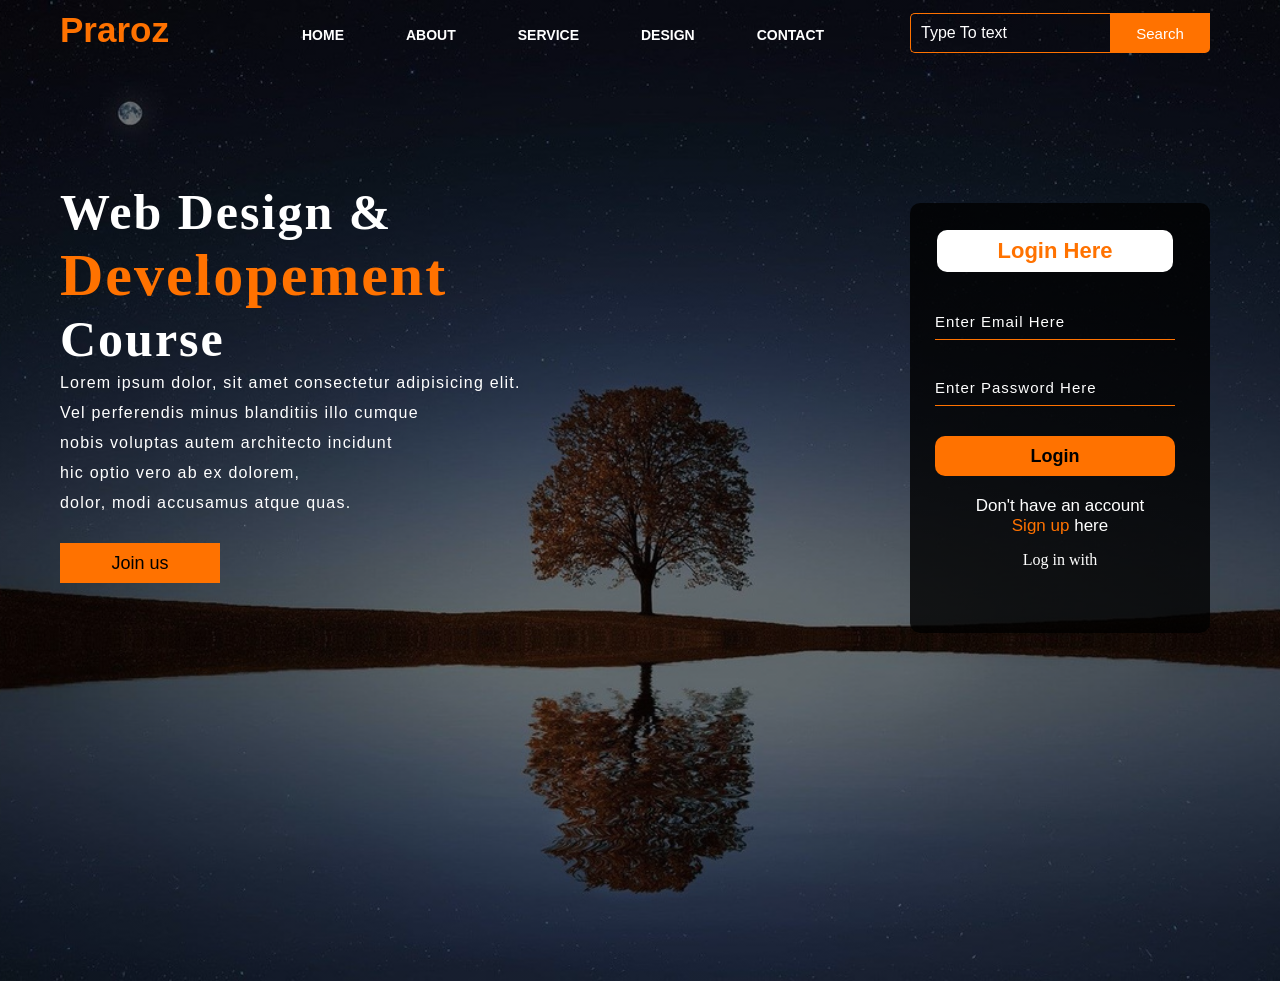
<file: HTMLandCSS only/index.html>
<!DOCTYPE html>
<html lang="en">
<head>
  <meta charset="UTF-8">
  <meta name="viewport" content="width=device-width, initial-scale=1.0">
  <title>Document</title>
  <link rel="stylesheet" href="style.css">
</head>
<body>
  <div class="main">
    <div class="navbar">
      <div class="icon">
        <h2 class="logo">
          Praroz
        </h2>
      </div>

      <div class="menu">
        <ul>
          <li><a href="#">HOME</a></li>
          <li><a href="#">ABOUT</a></li>
          <li><a href="#">SERVICE</a></li>
          <li><a href="#">DESIGN</a></li>
          <li><a href="#">CONTACT</a></li>
        </ul>
      </div>
      <div class="search">
        <input  class="srch"  type="search" name="" placeholder="Type To text">
        <a href="#"> <button class="btn">Search</button></a>
      </div>
    </div>
    <div class="content">
      <h1>Web Design &<br><span>Developement</span> <br>Course</h1>
      <p class="par">Lorem ipsum dolor, sit amet consectetur adipisicing elit. <br>Vel perferendis minus blanditiis illo cumque<br> nobis voluptas autem architecto incidunt<br> hic optio vero ab ex dolorem, <br>dolor, modi accusamus atque quas.</p>

      <button class="cn">Join us</button>

      <div class="form">
        <h2>Login Here</h2>
        <input type="email" name="email" placeholder="Enter Email Here">
        <input type="Password" name="Password" placeholder="Enter Password Here">
        <button class="btnn"><a href="#">Login</a></button>

        <p class="link">Don't have an account<br>
        <a href="#"><a>Sign up </a> here</a></p>
        <p class="liw">Log in with</p>
      </div>
    </div>
  </div>
</body>
</html>
</file>
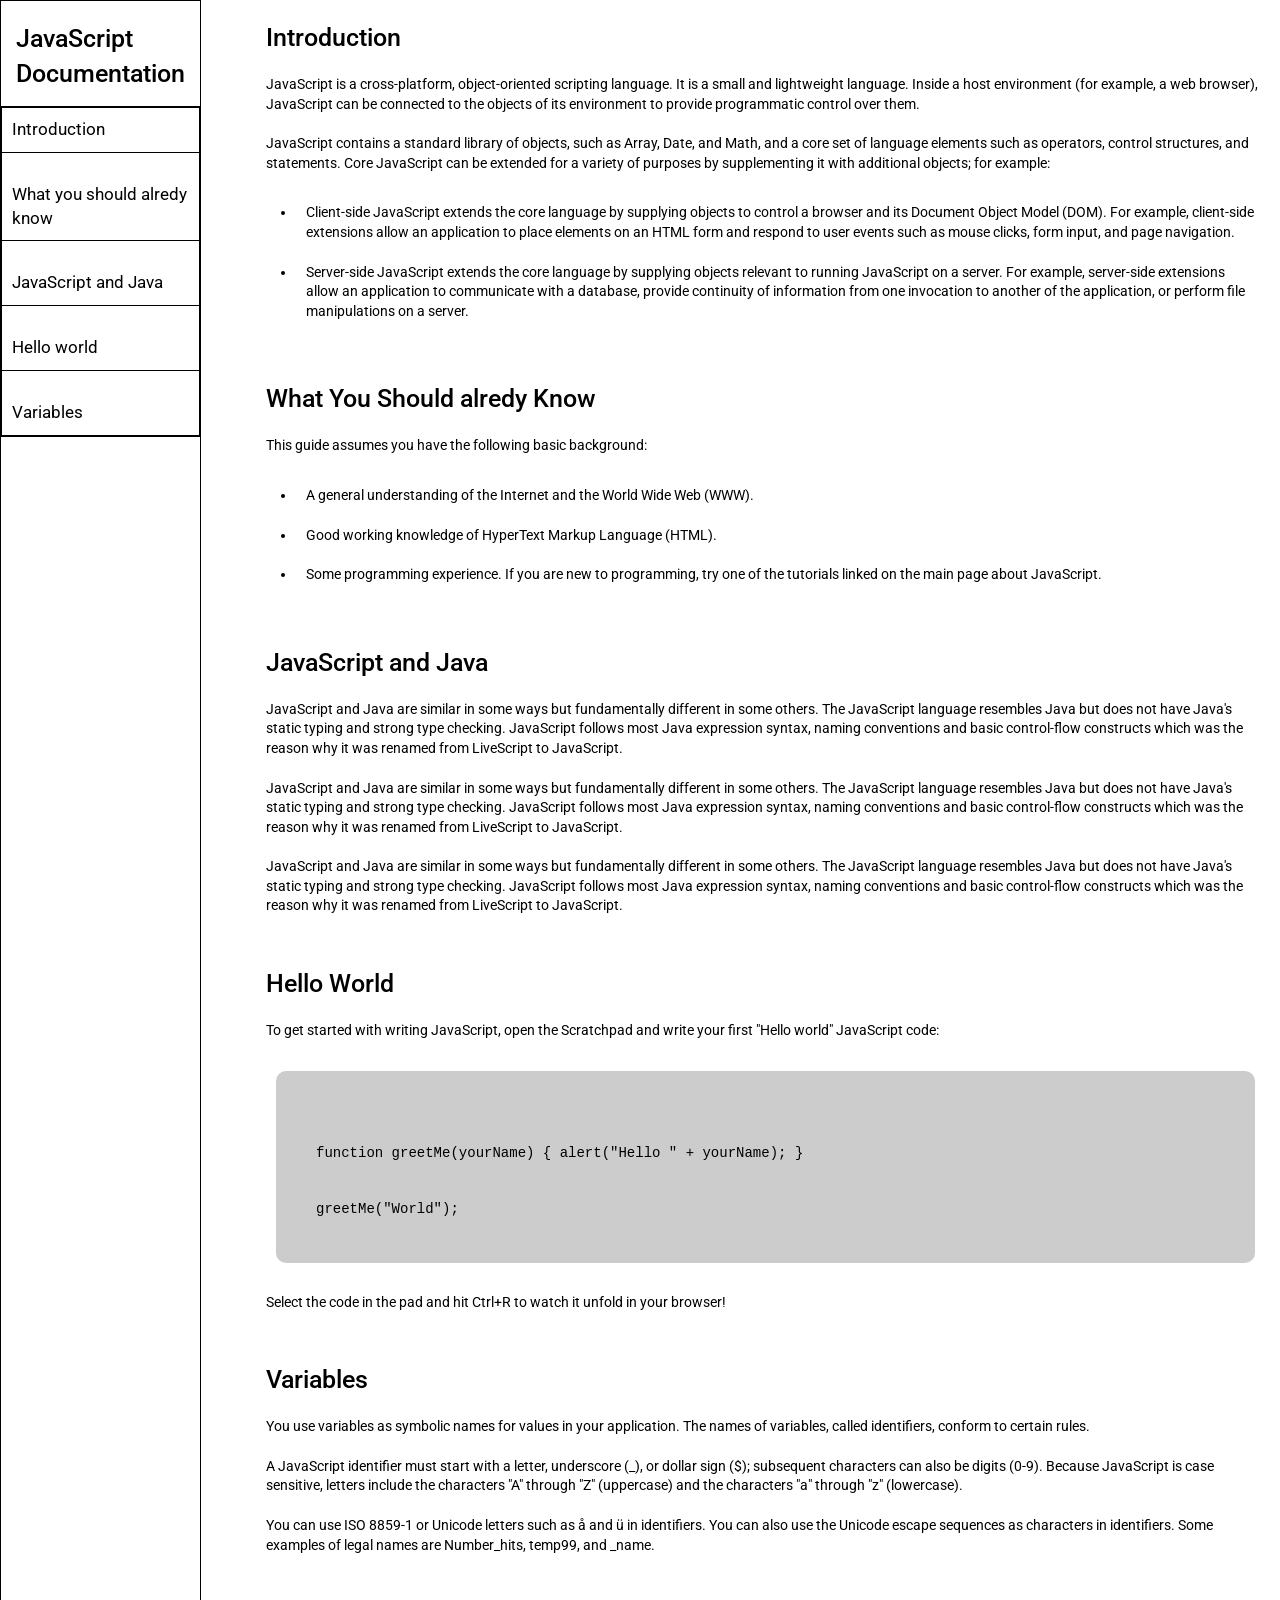
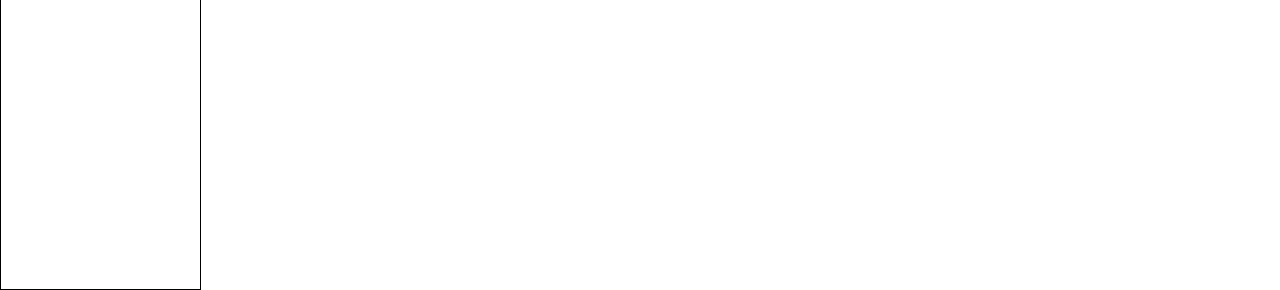
<file: JavaScript-documentation/index.html>
<!DOCTYPE html>
<html lang="en">
  <head>
    <meta charset="UTF-8" />
    <meta http-equiv="X-UA-Compatible" content="IE=edge" />
    <meta name="viewport" content="width=device-width, initial-scale=1.0" />
    <title>Documentation Wesbite</title>
    <link rel="stylesheet" href="style.css" />
  </head>
  <body>
    <header>
      <nav>
        <h1>JavaScript Documentation</h1>

        <ul>
          <a href="#introduction">
            <li>Introduction</li>
          </a>
          <a href="#whatyouknow">
            <li>What you should alredy know</li>
          </a>
          <a href="#jsandj">
            <li>JavaScript and Java</li>
          </a>
          <a href="#hello">
            <li>Hello world</li>
          </a>
          <a href="#variables">
            <li>Variables</li>
          </a>
        </ul>
      </nav>
    </header>
    <main>
      
      <section id="introduction">
        <h2>Introduction</h2>
        <article>
          <p>
            JavaScript is a cross-platform, object-oriented scripting language.
            It is a small and lightweight language. Inside a host environment
            (for example, a web browser), JavaScript can be connected to the
            objects of its environment to provide programmatic control over
            them.
          </p>
          <p>
            JavaScript contains a standard library of objects, such as Array,
            Date, and Math, and a core set of language elements such as
            operators, control structures, and statements. Core JavaScript can
            be extended for a variety of purposes by supplementing it with
            additional objects; for example:
          </p>
          <ul>
            <li>
              Client-side JavaScript extends the core language by supplying
              objects to control a browser and its Document Object Model (DOM).
              For example, client-side extensions allow an application to place
              elements on an HTML form and respond to user events such as mouse
              clicks, form input, and page navigation.
            </li>
            <li>
              Server-side JavaScript extends the core language by supplying
              objects relevant to running JavaScript on a server. For example,
              server-side extensions allow an application to communicate with a
              database, provide continuity of information from one invocation to
              another of the application, or perform file manipulations on a
              server.
            </li>
          </ul>
        </article>
      </section>

      <section id="whatyouknow">
        <h2>What You Should alredy Know</h2>
        <article>
          <p>This guide assumes you have the following basic background:</p>
          <ul>
            <li> A general understanding of the Internet and the World Wide Web
              (WWW).</li>
            <li>Good working knowledge of HyperText Markup Language (HTML).</li>
            <li>Some programming experience. If you are new to programming, try
              one of the tutorials linked on the main page about JavaScript.</li>
          </ul>
        </article>
      </section>

      <section id="jsandj">
        <h2>JavaScript and Java</h2>
        <article>
          <p>
            JavaScript and Java are similar in some ways but fundamentally
            different in some others. The JavaScript language resembles Java but
            does not have Java's static typing and strong type checking.
            JavaScript follows most Java expression syntax, naming conventions
            and basic control-flow constructs which was the reason why it was
            renamed from LiveScript to JavaScript.
          </p>
          <p>
            JavaScript and Java are similar in some ways but fundamentally
            different in some others. The JavaScript language resembles Java but
            does not have Java's static typing and strong type checking.
            JavaScript follows most Java expression syntax, naming conventions
            and basic control-flow constructs which was the reason why it was
            renamed from LiveScript to JavaScript.  
          </p>
          <p>
            JavaScript and Java are similar in some ways but fundamentally
            different in some others. The JavaScript language resembles Java but
            does not have Java's static typing and strong type checking.
            JavaScript follows most Java expression syntax, naming conventions
            and basic control-flow constructs which was the reason why it was
            renamed from LiveScript to JavaScript.
          </p>
        </article>
      </section>

      <section id="hello">
        <h2>Hello World</h2>
        <article>
          <p>
            To get started with writing JavaScript, open the Scratchpad and write
          your first "Hello world" JavaScript code:
        </p>
        <code>
            function greetMe(yourName) { alert("Hello " + yourName); }

            greetMe("World");
        </code>
        <p>
          Select the code in the pad and hit Ctrl+R to watch it unfold in your
          browser!
        </p>
        </article>
      </section>

      <section id="variables">
        <h2>Variables</h2>
        <article>
          <p>
            You use variables as symbolic names for values in your application.
            The names of variables, called identifiers, conform to certain
            rules.
          </p>
          <p>
            A JavaScript identifier must start with a letter, underscore (_), or
            dollar sign ($); subsequent characters can also be digits (0-9).
            Because JavaScript is case sensitive, letters include the characters
            "A" through "Z" (uppercase) and the characters "a" through "z"
            (lowercase).
          </p>
          <p>
            You can use ISO 8859-1 or Unicode letters such as å and ü in
            identifiers. You can also use the Unicode escape sequences as
            characters in identifiers. Some examples of legal names are
            Number_hits, temp99, and _name.
          </p>
        </article>
      </section>
      
    </main>
  </body>
</html>
</file>
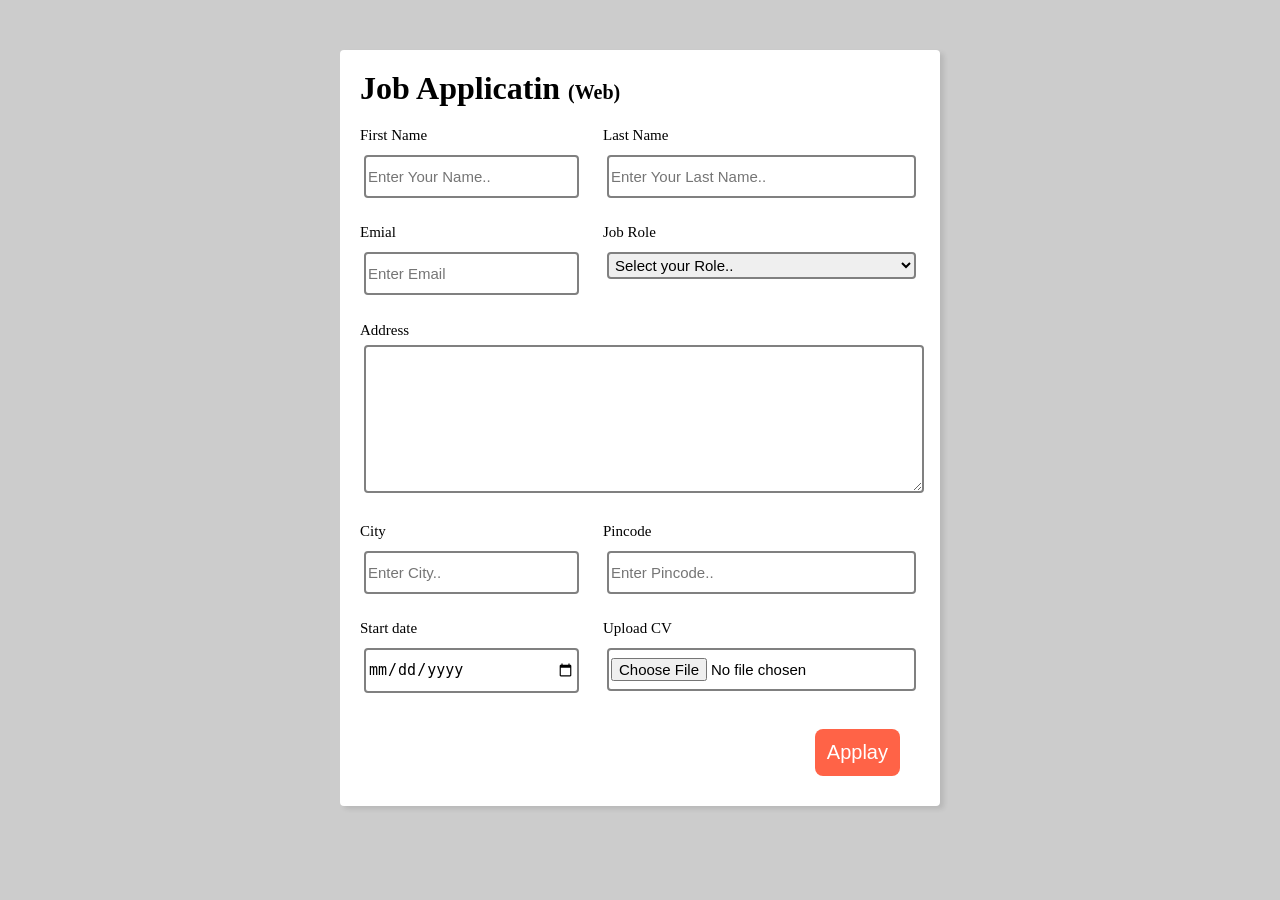
<file: job-Application/index.html>
<!DOCTYPE html>
<html lang="en">
<head>
  <meta charset="UTF-8">
  <meta name="viewport" content="width=device-width, initial-scale=1.0">
  <link rel="stylesheet" href="style.css">
  <title>Document</title>
</head>
<body>
  <div class="container">
    <div class="applay-box">
      <!-- Heading Of Form0 -->
      <h1>Job Applicatin
        <span class="small-text">(Web)</span>
      </h1>
      <!-- create section for form -->
      <form action="">
        <div class="form-container">
          <!-- label and input field for name -->
          <div class="form-control">
            <label for="first_name">First Name</label>
            <input type="text" id="fname" name="fname" placeholder="Enter Your Name..">
          </div>
          <!-- label and input field for last name -->
          <div class="form-control">
            <label for="last_name">Last Name</label>
            <input type="text" name="lname" id="lname" placeholder="Enter Your Last Name..">
          </div>
          <!-- label and input feild for Email and job role -->
          <div class="form-control">
            <label for="email">Emial</label>
            <input type="emial" name="email" id="email" placeholder="Enter Email">
          </div>

          <div class="form-control">
            <label for="job_role">Job Role</label>
            <select name="job_role" id="job_role">
              <option value="">Select your Role..</option>
              <option value="">Web Developer</option>
              <option value="">Softeware Developer</option>
              <option value="">React Developer</option>
            </select>
          </div>
          <!-- text-area for Address -->
          <div class="textarea-control">
            <label for="address">Address</label>
            <textarea name="address" id="address" rows="4" cols="50" placeholder="Enter Address..">
            </textarea>
          </div>
          <!-- city -->
          <div class="form-control">
            <label for="city">City</label>
            <input type="text" name="city" id="city" placeholder="Enter City..">
          </div>
          <!-- pincode  -->
          <div class="form-control">
            <label for="pincode">Pincode</label>
            <input type="text" name="pincode" id="pincode" placeholder="Enter Pincode..">
          </div>
          <!-- start-date -->
          <div class="form-control">
            <label for="data">Start date</label>
            <input type="date" name="date" id="date" value="10-03-2026">
          </div>
          <!-- upload-cv -->
          <div class="form-control">
            <label for="cv">Upload CV</label>
            <input type="file" name="upload" id="upload">
          </div>
        </div>
        <div class="button-container">
          <button type="submit">Applay</button>
        </div>
      </form>
    </div>
  </div>
</body>
</html>
</file>
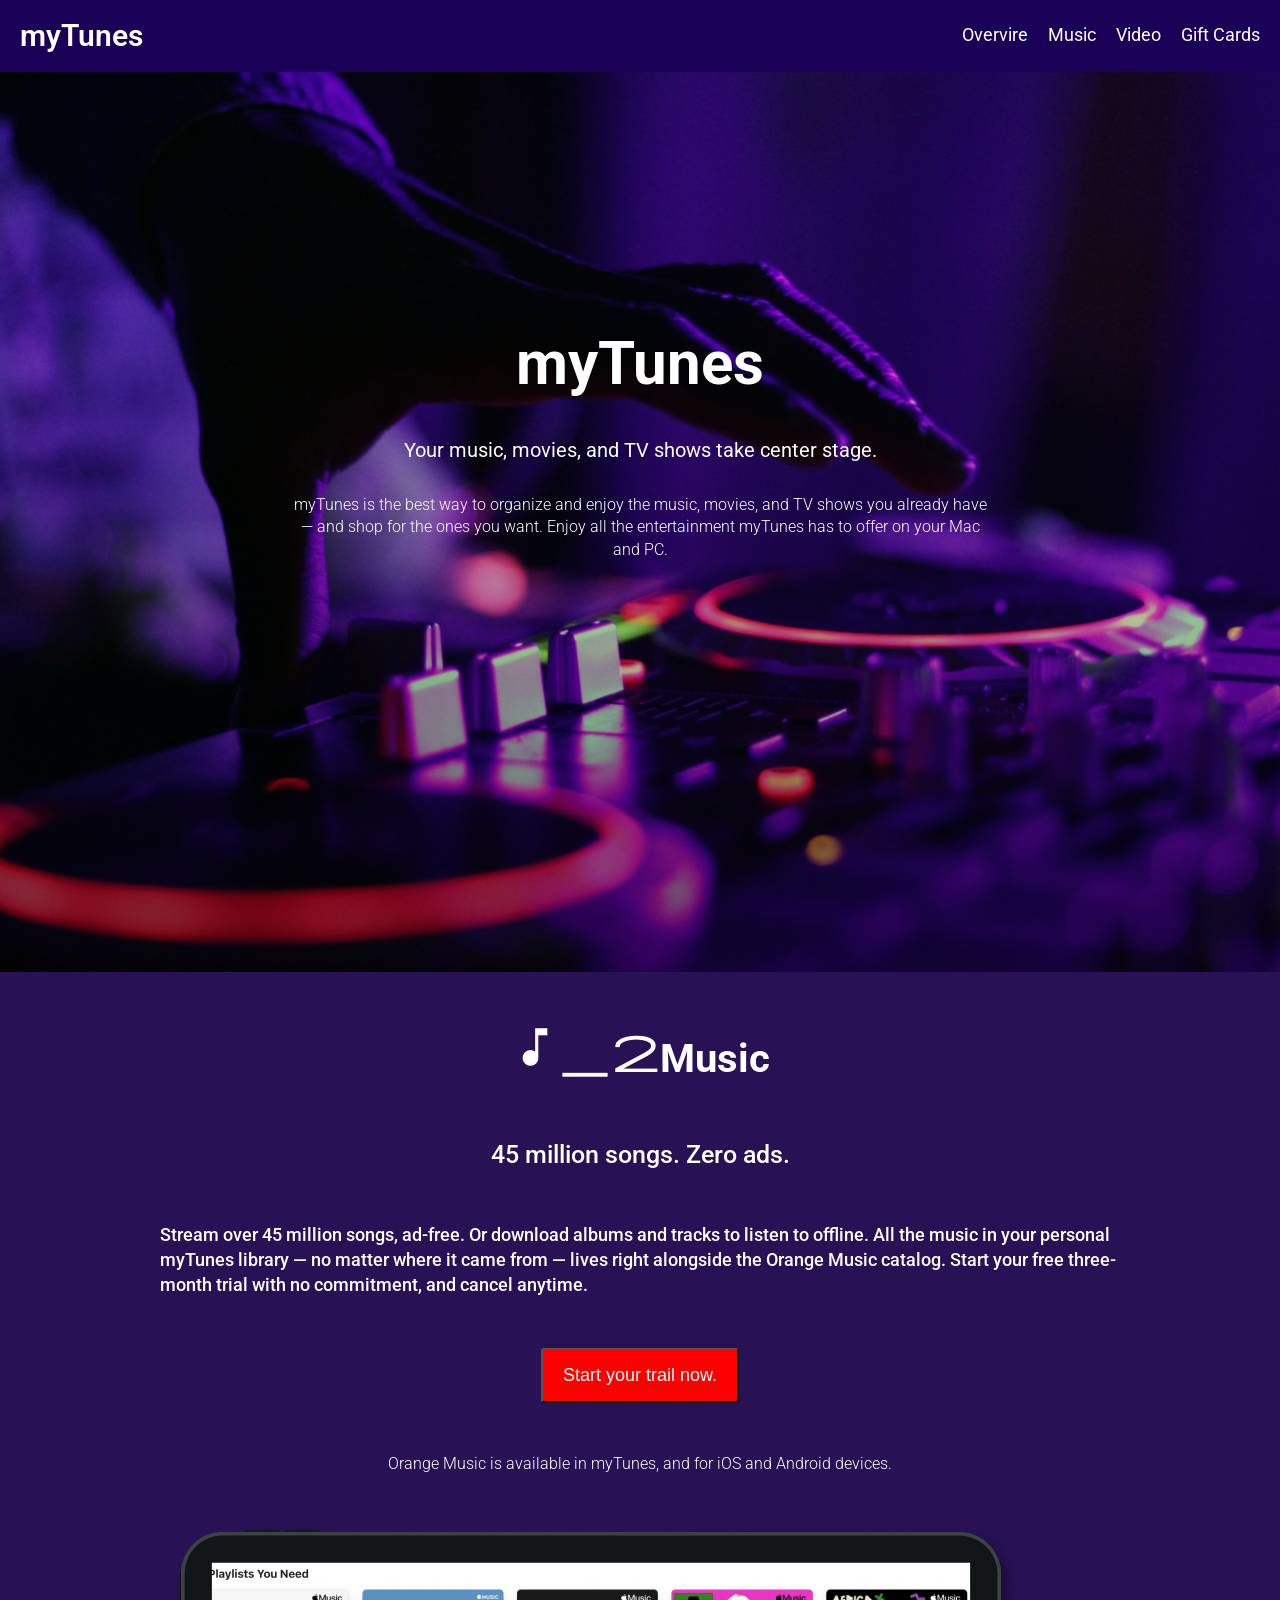
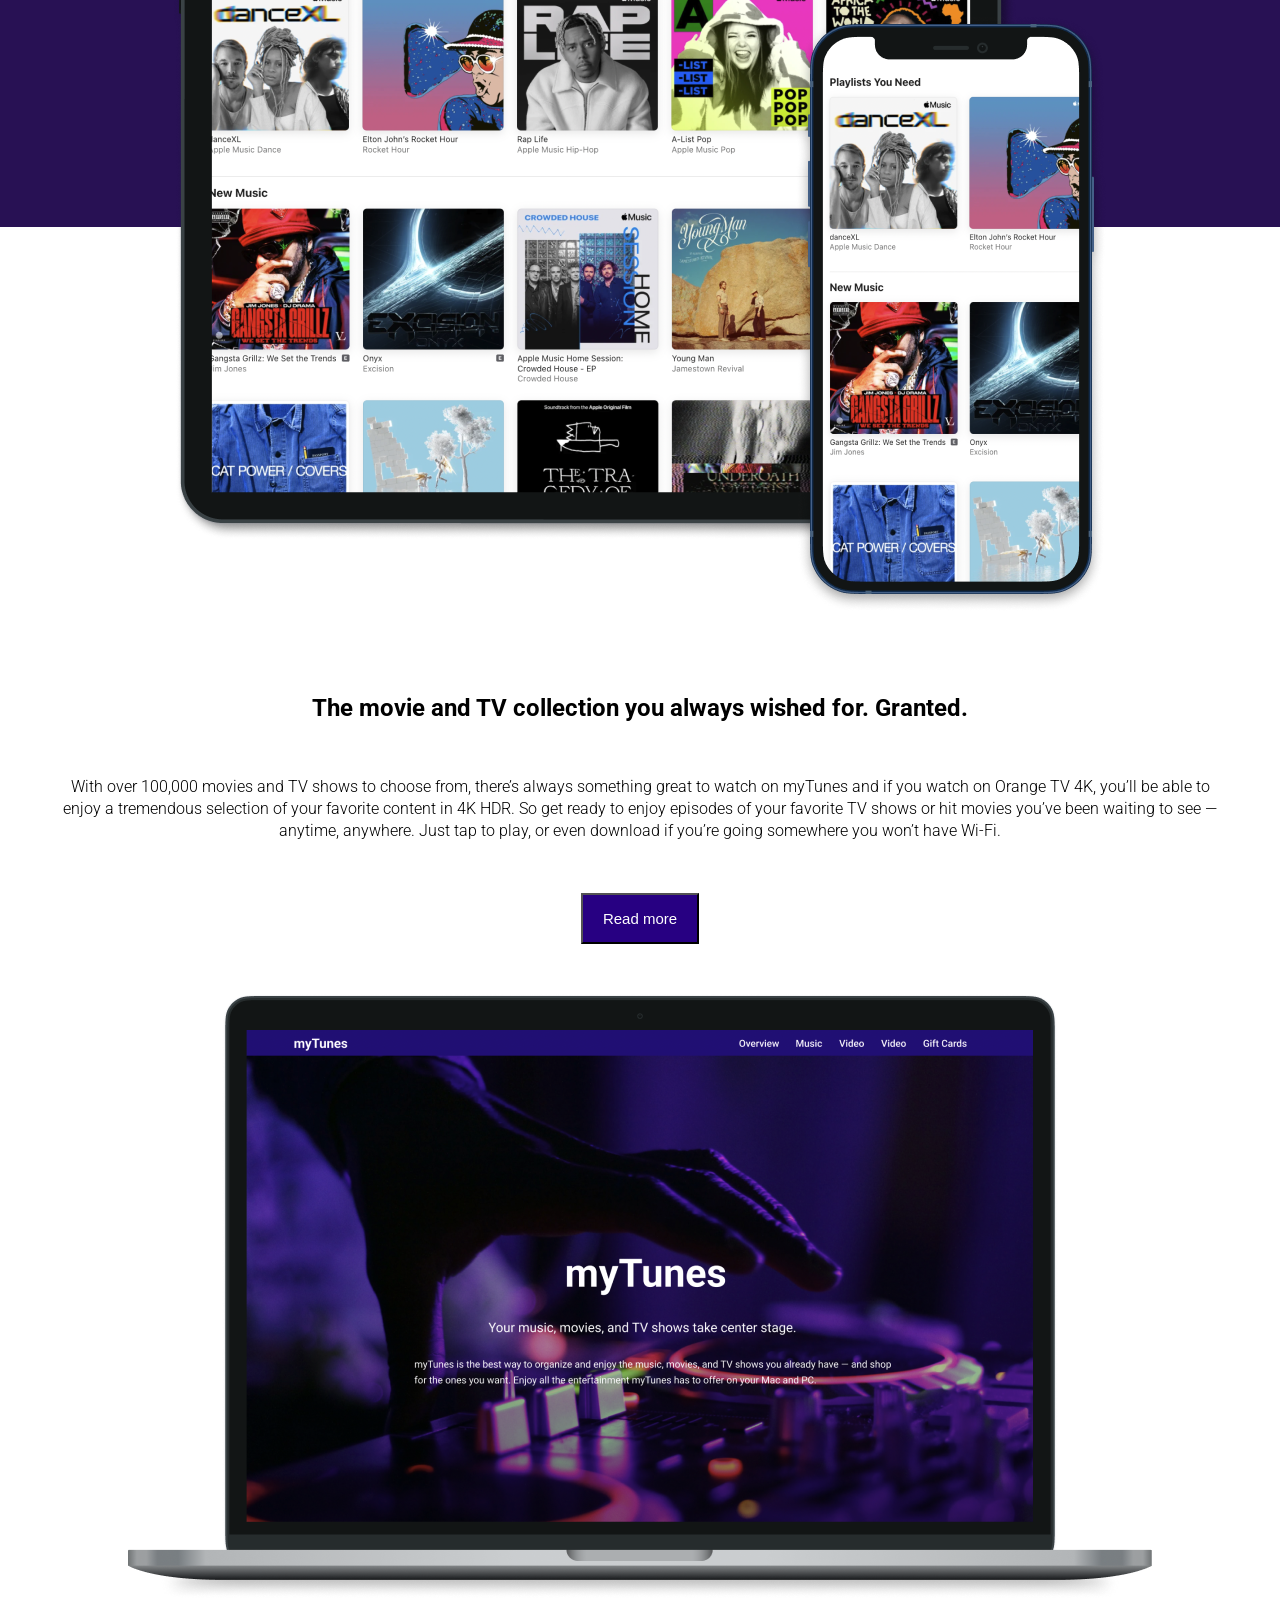
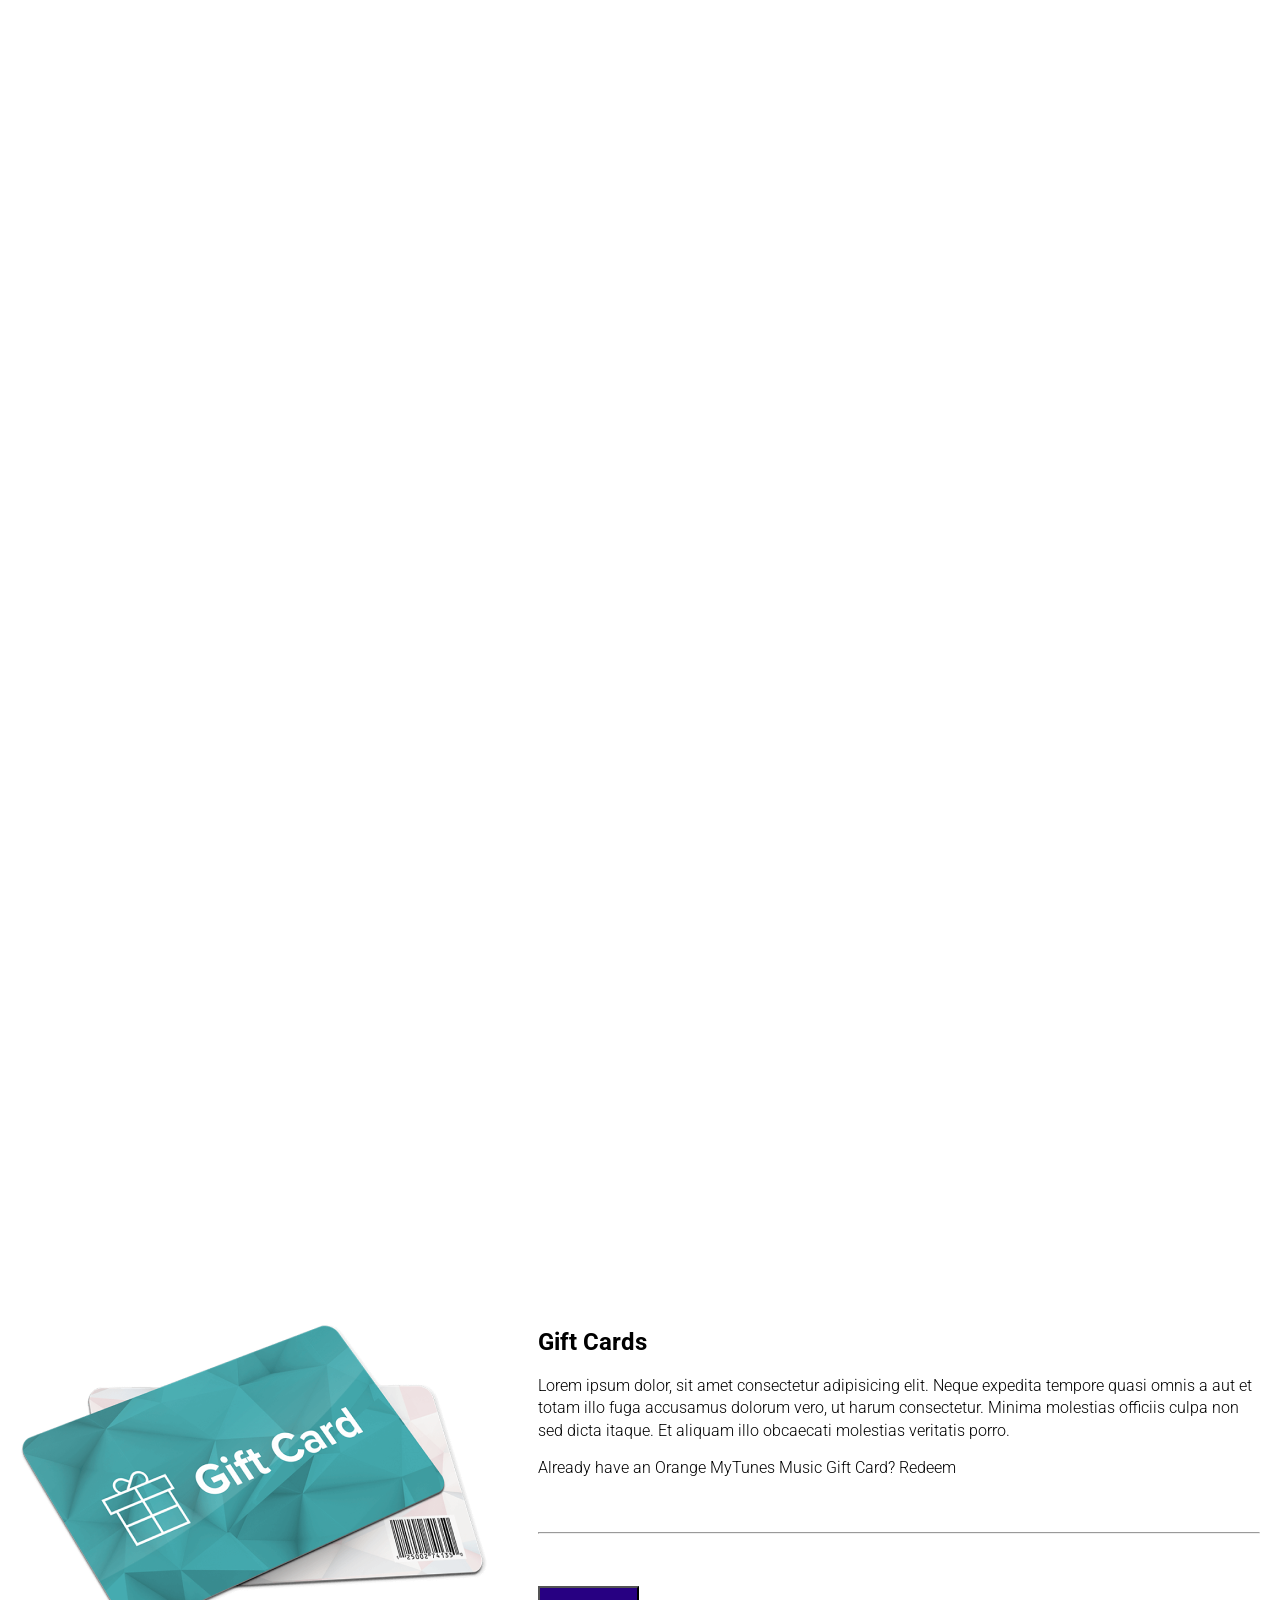
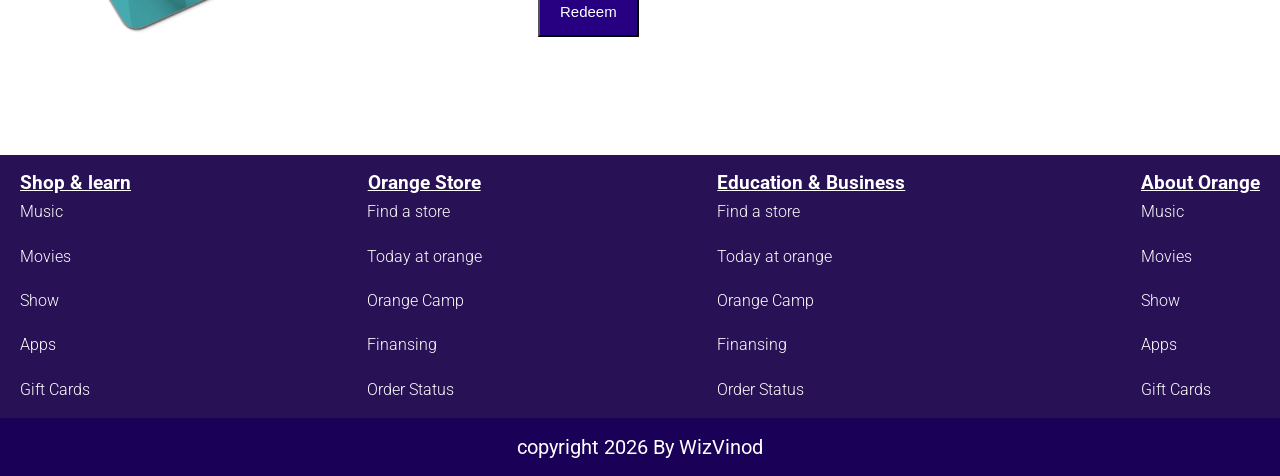
<file: music_application/index.html>
<!DOCTYPE html>
<html lang="en">
<head>
  <meta charset="UTF-8">
  <meta name="viewport" content="width=device-width, initial-scale=1.0">
  <title>Document</title>
  <link rel="stylesheet" href="style.css">
  <link rel="stylesheet" href="https://fonts.googleapis.com/css2?family=Material+Symbols+Outlined:opsz,wght,FILL,GRAD@20..48,100..700,0..1,-50..200&icon_names=music_note_2" />
</head>

<body>
  <header>
    <nav class="container">
      <div class="logo">
        myTunes
      </div>
      <ul>
        <li><a href="#">Overvire</a></li>
        <li><a href="#">Music</a></li>
        <li><a href="#">Video</a></li>
        <li><a href="#">Gift Cards</a></li>
      </ul>
    </nav>
  </header>
  <section class="hero">
    <div class="container">
      <h1>myTunes</h1>
      <h4>Your music, movies, and TV shows take center stage.</h4>
      <p>myTunes is the best way to organize and enjoy the music, movies, and TV shows you already have — and shop for the ones you want. Enjoy all the entertainment myTunes has to offer on your Mac and PC.</p>
    </div>
  </section>
  <section class="music-section">
    <div class="container">
      <h2><span style="font-size: 50px; align-items: center;" class="material-symbols-outlined">
music_note_2
</span>Music</h2>
<h4>45 million songs. Zero ads.</h4>
<h5>Stream over 45 million songs, ad-free. Or download albums and tracks to listen to offline. All the music in your personal myTunes library — no matter where it came from — lives right alongside the Orange Music catalog. Start your free three-month trial with no commitment, and cancel anytime.</h5>
<button class="primary-btn">
  <a href="#"> Start your trail now.</a>
</button>
<p>Orange Music is available in myTunes, and for iOS and Android devices.</p>
<img src="images/ipad-iphone.png" alt="">
    </div>
  </section>
  <section class="about_music">
    <div class="container">
      <h2>The movie and TV collection you always wished for. Granted.</h2>
      <p>With over 100,000 movies and TV shows to choose from, there’s always something great to watch on myTunes and if you watch on Orange TV 4K, you’ll be able to enjoy a tremendous selection of your favorite content in 4K HDR. So get ready to enjoy episodes of your favorite TV shows or hit movies you’ve been waiting to see — anytime, anywhere. Just tap to play, or even download if you’re going somewhere you won’t have Wi-Fi.</p>
      <button class="secondary-btn">Read more</button>
      <div class="mac-image">
      <img src="images/mac.png" alt="">
    </div>
    </div>
  </section>
  <section class="video">
    <div class="container">
      <h2>A world of entertainment.Available wherever you are.</h2>
      <p>Lorem ipsum dolor sit amet consectetur adipisicing elit. Voluptatem vensiam nobis, nisi ut expedita, doloribus reprehenderit explicabo non velit repellat alias saepe inventore repellendus? Molestias suscipit eos tempora? Quae quaerat cumque in veritatis impedit dolorum sapiente recusandae minima quo aperiam quam, excepturi quasi totam ad quas? Ipsam laudantium soluta delectus!</p>
    </div>
  </section>
  <section class="cards container">
    <div class="cards">
      <img src="images/gift_card.png" alt="">
    </div>
    <div class="cards-detail">
      <h2>Gift Cards</h2>
      <p>Lorem ipsum dolor, sit amet consectetur adipisicing elit. Neque expedita tempore quasi omnis a aut et totam illo fuga accusamus dolorum vero, ut harum consectetur. Minima molestias officiis culpa non sed dicta itaque. Et aliquam illo obcaecati molestias veritatis porro.</p>
      <p>Already have an Orange MyTunes Music Gift Card?
Redeem</p>
<br>
<hr>
<br>
      <button class="secondary-btn">Redeem</button>
    </div>
  </section>
  <footer>
    <div class="data-section container">
      <div class="box">
        <h3>Shop & learn</h3>
        <ul>
          <li>Music</li>
          <li>Movies</li>
          <li>Show</li>
          <li>Apps</li>
          <li>Gift Cards</li>
        </ul>
      </div>
      <div class="box">
        <h3>Orange Store</h3>
        <ul>
          <li>Find a store</li>
          <li>Today at orange</li>
          <li>Orange Camp</li>
          <li>Finansing</li>
          <li>Order Status</li>
        </ul>
      </div><div class="box">
        <h3>Education & Business</h3>
       <ul>
          <li>Find a store</li>
          <li>Today at orange</li>
          <li>Orange Camp</li>
          <li>Finansing</li>
          <li>Order Status</li>
        </ul>
      </div><div class="box">
        <h3>About Orange</h3>
        <ul>
          <li>Music</li>
          <li>Movies</li>
          <li>Show</li>
          <li>Apps</li>
          <li>Gift Cards</li>
        </ul>
      </div>
    </div>
    <div class="copyright container">
   copyright 2026 By WizVinod

    </div>
  </footer>
</body>
</html>
</file>
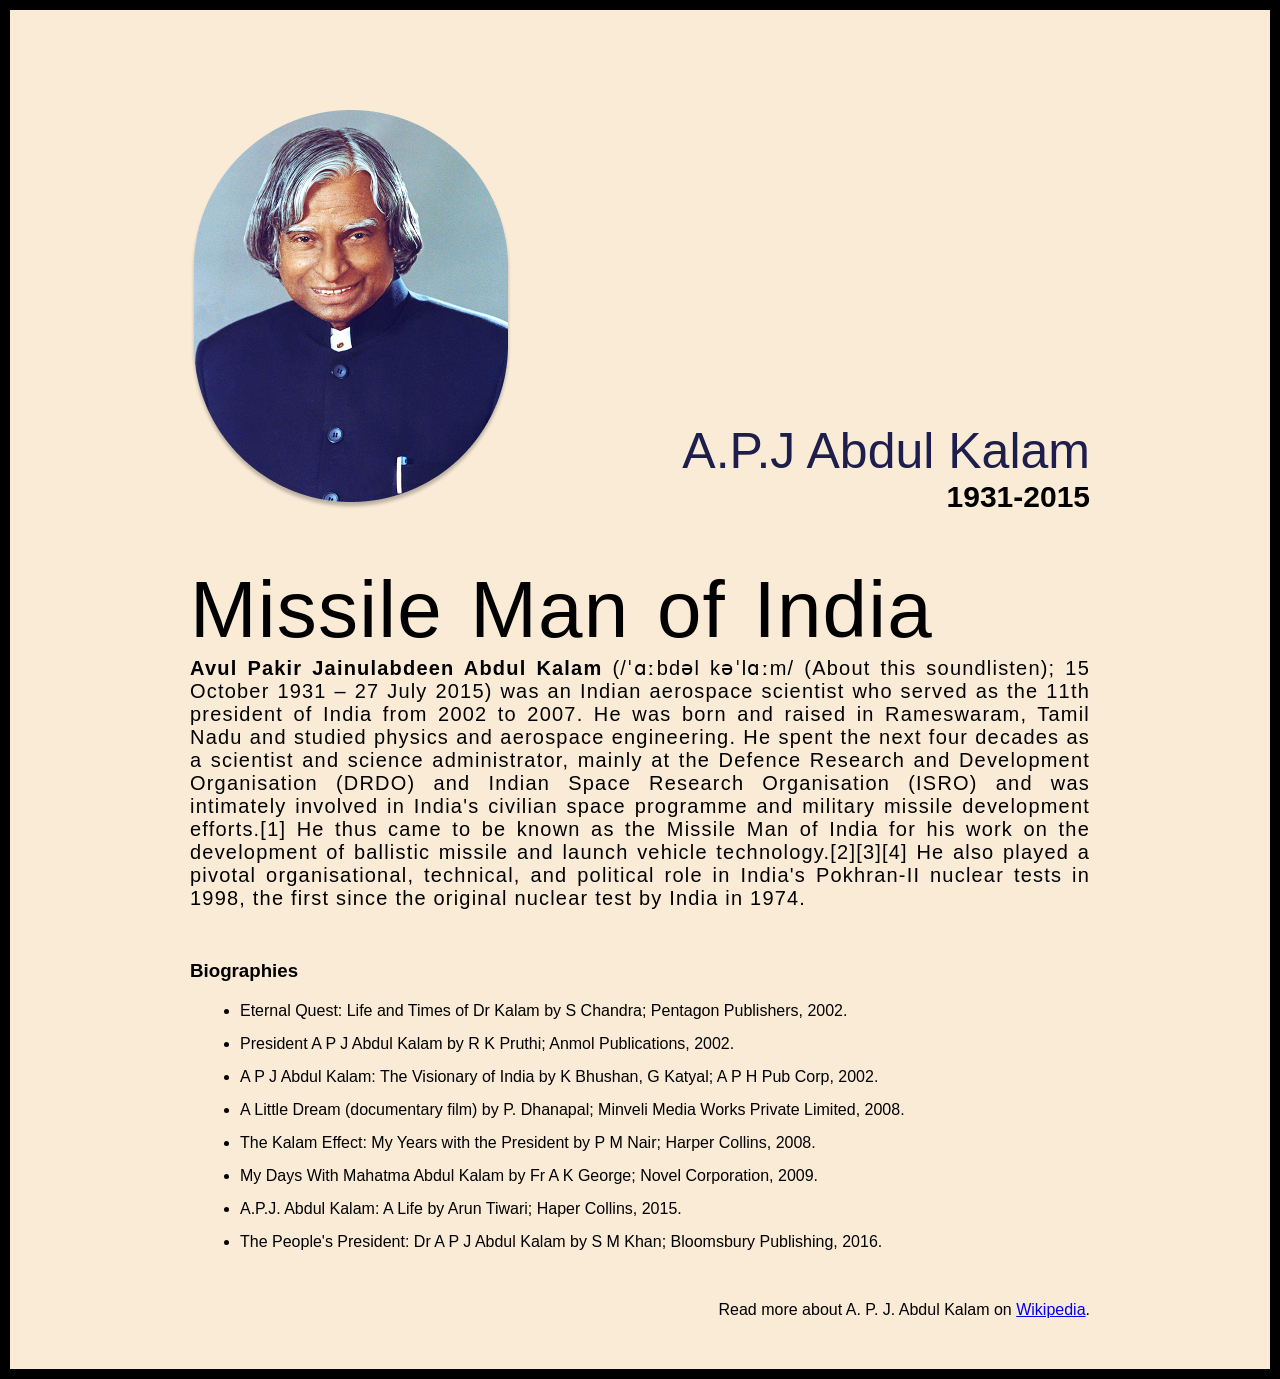
<file: project-1/index.html>
<!DOCTYPE html>
<html lang="en">
<head>
  <meta charset="UTF-8">
  <meta name="viewport" content="width=device-width, initial-scale=1.0">
  <title>APJ-Abdul Kalam</title>
  <link rel="stylesheet" href="style.css">
</head>
<body>
  <div class="container">
    <div class="contant">
      <section class="top-section">
          <div class="image-container">
            <img src="./images/A._P._J 1.png" alt="">
          </div>
          <div>
            <h1>A.P.J Abdul Kalam</h1>
            <h4>1931-2015</h4>
          </div>
      </section>
      <section class="about-section">
        <h2 class="about-heading" >Missile Man of India</h2>
          <p>
            <b>Avul Pakir Jainulabdeen Abdul Kalam</b> (/ˈɑːbdəl kəˈlɑːm/ (About this soundlisten); 15 October 1931 – 27 July 2015) was an Indian aerospace scientist who served as the 11th president of India from 2002 to 2007. He was born and raised in Rameswaram, Tamil Nadu and studied physics and aerospace engineering. He spent the next four decades as a scientist and science administrator, mainly at the Defence Research and Development Organisation (DRDO) and Indian Space Research Organisation (ISRO) and was intimately involved in India's civilian space programme and military missile development efforts.[1] He thus came to be known as the Missile Man of India for his work on the development of ballistic missile and launch vehicle technology.[2][3][4] He also played a pivotal organisational, technical, and political role in India's Pokhran-II nuclear tests in 1998, the first since the original nuclear test by India in 1974.
          </p>
      </section>
      <section class="biography_section">
        <h3>Biographies</h3>
        <ul>
          <li>Eternal Quest: Life and Times of Dr Kalam by S Chandra; Pentagon Publishers, 2002.</li>
          <li>President A P J Abdul Kalam by R K Pruthi; Anmol Publications, 2002.</li>
          <li>A P J Abdul Kalam: The Visionary of India by K Bhushan, G Katyal; A P H Pub Corp, 2002.</li>
          <li>A Little Dream (documentary film) by P. Dhanapal; Minveli Media Works Private Limited, 2008.</li>
          <li>The Kalam Effect: My Years with the President by P M Nair; Harper Collins, 2008.</li>
          <li>My Days With Mahatma Abdul Kalam by Fr A K George; Novel Corporation, 2009.</li>
          <li>A.P.J. Abdul Kalam: A Life by Arun Tiwari; Haper Collins, 2015.</li>
          <li>The People's President: Dr A P J Abdul Kalam by S M Khan; Bloomsbury Publishing, 2016.</li>
        </ul>
      </section>
      <footer>
        <div class="wiki-section">
        <p>Read more about A. P. J. Abdul Kalam  on <a href="https://en.wikipedia.org/wiki/A._P._J._Abdul_Kalam">Wikipedia</a>.</p>
        </div>
      </footer>
      
    </div>
  </div>
</body>
</html>
</file>
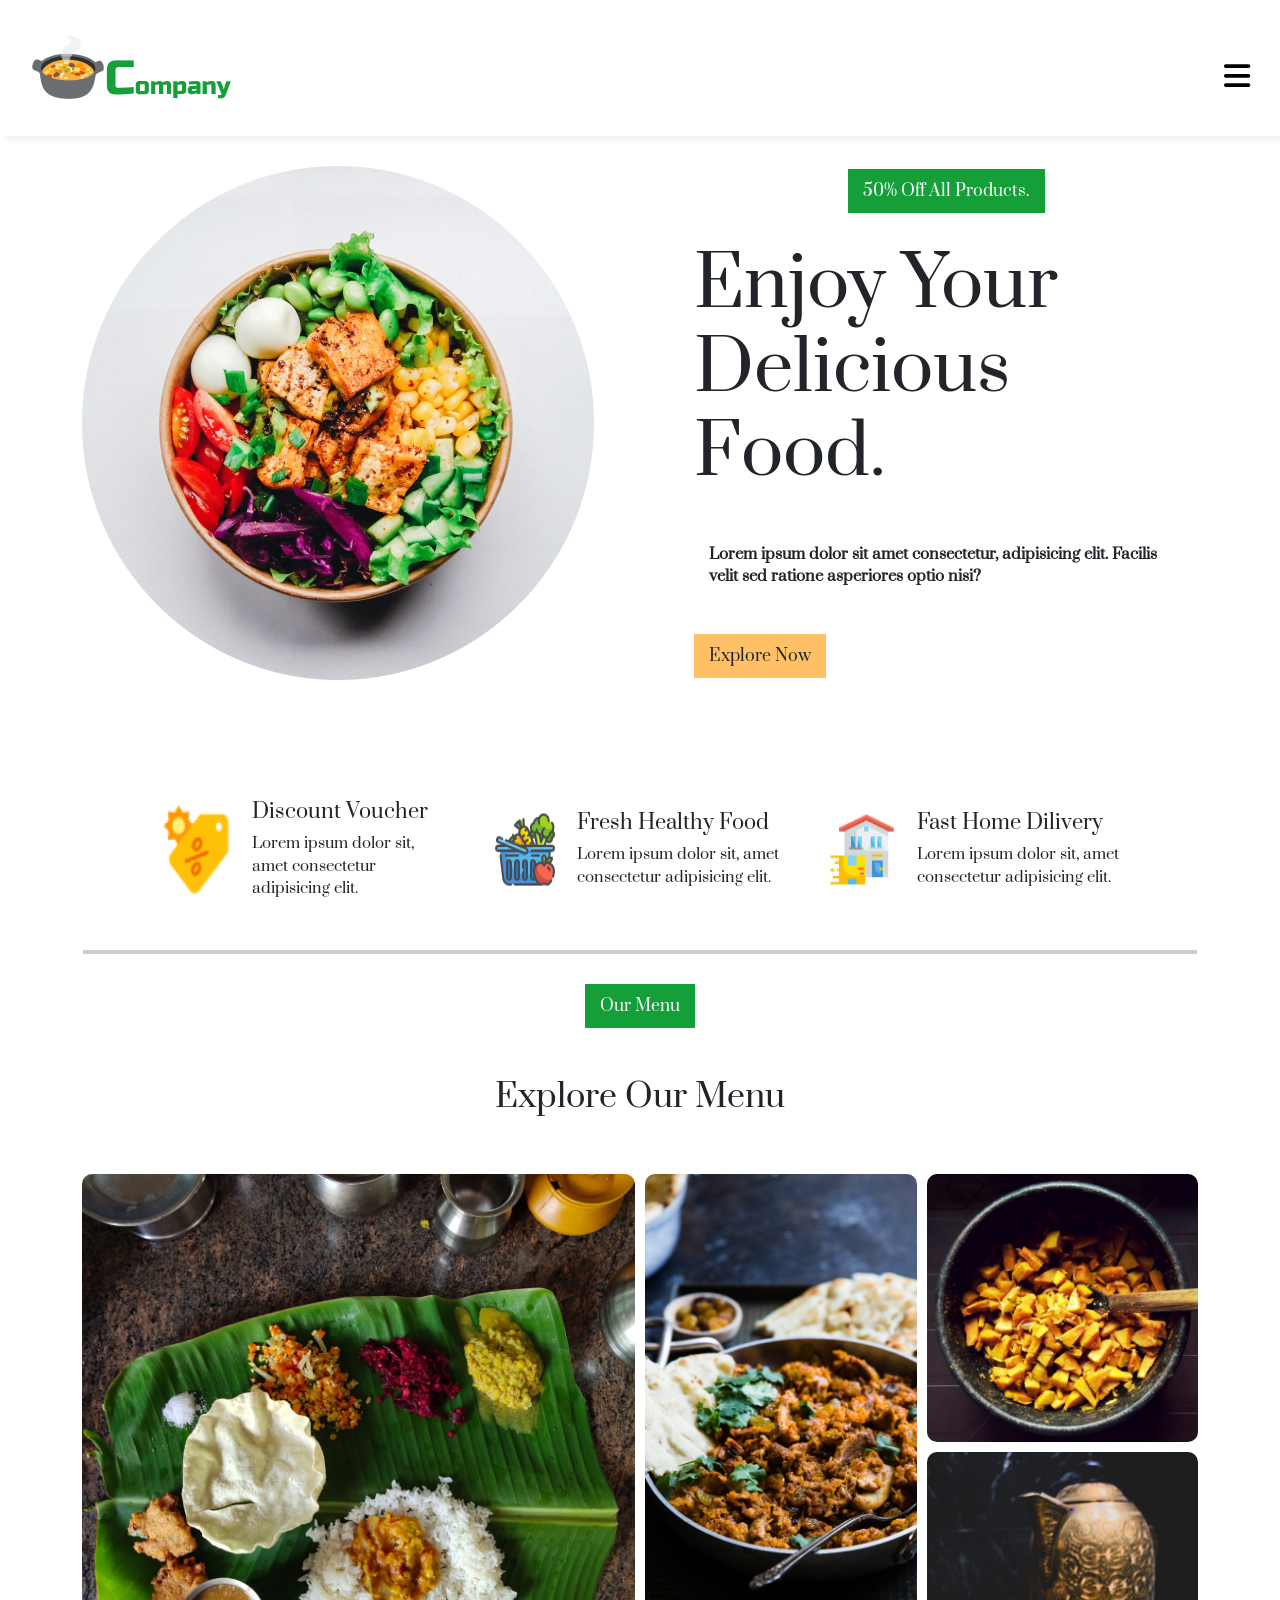
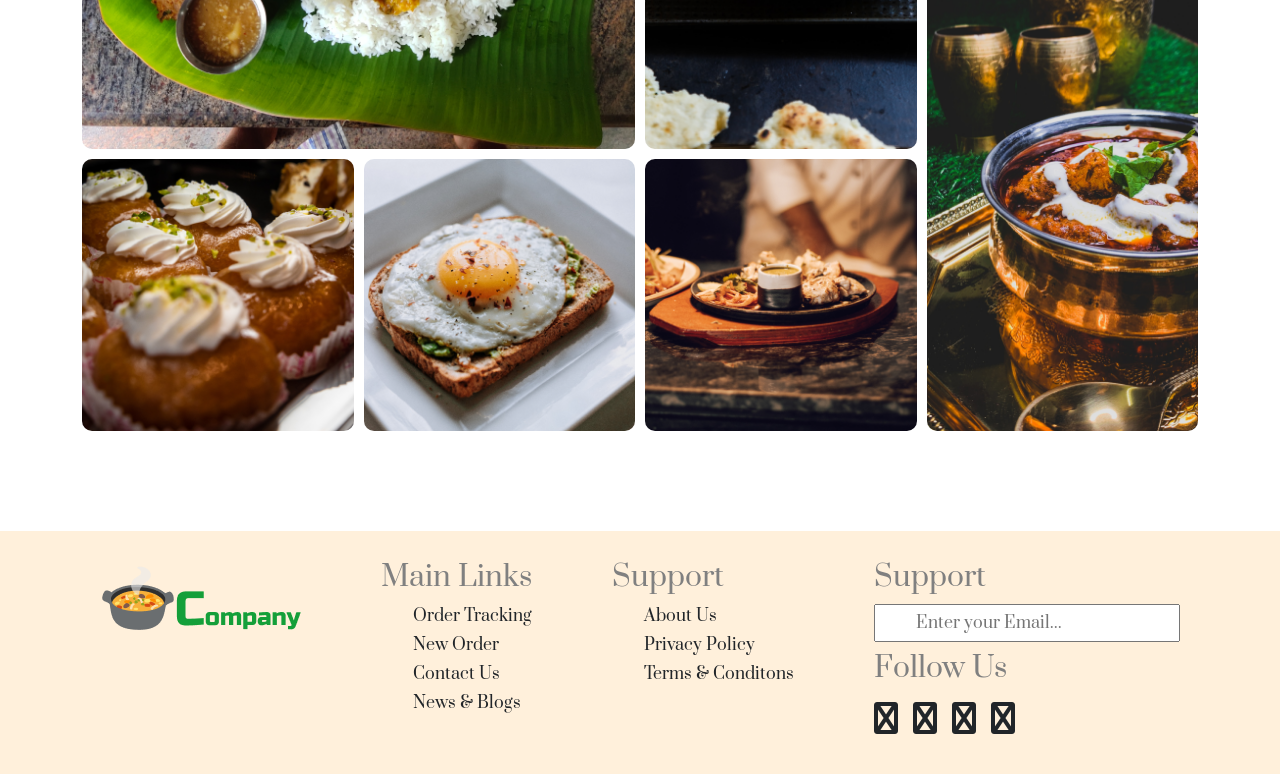
<file: Restaurants Website/index.html>
<!DOCTYPE html>
<html lang="en">
<head>
  <title>Restaurants</title>
  <meta charset="utf-8">
  <meta name="viewport" content="width=device-width, initial-scale=1">

  <!-- Bootstrap -->
  <link href="https://cdn.jsdelivr.net/npm/bootstrap@5.3.3/dist/css/bootstrap.min.css" rel="stylesheet">

  <!-- Font Awesome -->
  <link rel="stylesheet" href="https://cdnjs.cloudflare.com/ajax/libs/font-awesome/6.5.2/css/all.min.css">

  <!-- Css Link -->
  <link rel="stylesheet" href="style.css">
</head>
<body>
<!-- nav Section -->
<nav>
  <div class="navbar-section">
    <div class="logo">
      <img src="images/logo.png" alt="">
    </div>
    <div class="bar-icon">
      <i class="fa fa-bars"></i>
    </div>
  </div>
</nav>
<!-- hero section -->
<div class=" container">
  <div class="hero-sec">
  <div class="hero-img">
    <img src="images/hero_image.png" alt="">
  </div>
  <div class="hero-content">
    <div class="tag">
      50% Off All Products.
    </div>
    <div class="hero-heading">
      <h1>Enjoy Your Delicious Food.</h1>
    </div>
    <div class="hero-desc">
      <p class="desc">Lorem ipsum dolor sit amet consectetur, adipisicing elit. Facilis velit sed ratione asperiores optio nisi?</p>
    </div>
    <div class="explore_btn">
      Explore Now
    </div>
  </div>
  </div>
  <section class="features">
    <div class="feature">
      <img src="icon/discount.png" alt="">
      <div class="feature_content">
            <h3>Discount Voucher</h3>
            Lorem ipsum dolor sit, amet consectetur adipisicing elit.
          </div>
    </div>
    
    <div class="feature">
      <img src="icon/fresh.png" alt="">
     <div class="feature_content">
            <h3>Fresh Healthy Food</h3>
            Lorem ipsum dolor sit, amet consectetur adipisicing elit.
          </div>
    </div>
    <div class="feature">
      <img src="icon/delivery.png" alt="">
      <div class="feature_content">
            <h3>Fast Home Dilivery</h3>
            Lorem ipsum dolor sit, amet consectetur adipisicing elit.
          </div>
    </div>
  </section>
  <div class="divider"></div>
  <div class="menu">
    <div class="tag">Our Menu</div>
    <h2>Explore Our Menu</h2>
    <div class="grid">
      <div class="item1">
        <img class="grid-image" src="images/grid_image1.png" alt="">
      </div>
      <div class="item2">
        <img class="grid-image" src="images/grid_image2.png" alt="">
      </div>
      <div class="item3">
        <img class="grid-image" src="images/grid_image3.png" alt="">
      </div>
      <div class="item4">
        <img class="grid-image" src="images/grid_image4.png" alt="">
      </div>
      <div class="item5">
        <img class="grid-image" src="images/grid_image5.png" alt="">
      </div>
      <div class="item6">
        <img class="grid-image" src="images/grid_image6.png" alt="">
      </div>
      <div class="item7">
        <img class="grid-image" src="images/grid_image7.png" alt="">
      </div>
    </div>
  </div>
</div>
 <footer>
      <div class="footer_container container">
        <div class="footer_logo">
          <img src="images/logo.png" alt="logo" />
        </div>
        <div class="link_lists">
          <h3>Main Links</h3>
          <ul>
            <li>Order Tracking</li>
            <li>New Order</li>
            <li>Contact Us</li>
            <li>News & Blogs</li>
          </ul>
        </div>
        <div class="link_lists">
          <h3>Support</h3>
          <ul>
            <li>About Us</li>
            <li>Privacy Policy</li>
            <li>Terms & Conditons</li>
          </ul>
        </div>
        <div class="news_letter">
          <h3>Support</h3>
          <input type="email" placeholder="Enter your Email..." />
          <h3>Follow Us</h3>
          <div class="icon_container">
            <div class="icon">
              <i class="fa fa-facebook"></i>
            </div>
            <div class="icon">
              <i class="fa fa-twitter" aria-hidden="true"></i>
            </div>
            <div class="icon">
              <i class="fa fa-instagram" aria-hidden="true"></i>
            </div>
            <div class="icon">
              <i class="fa fa-youtube" aria-hidden="true"></i>
            </div>
          </div>
        </div>
      </div>
    </footer>
</body>
</html>
</file>
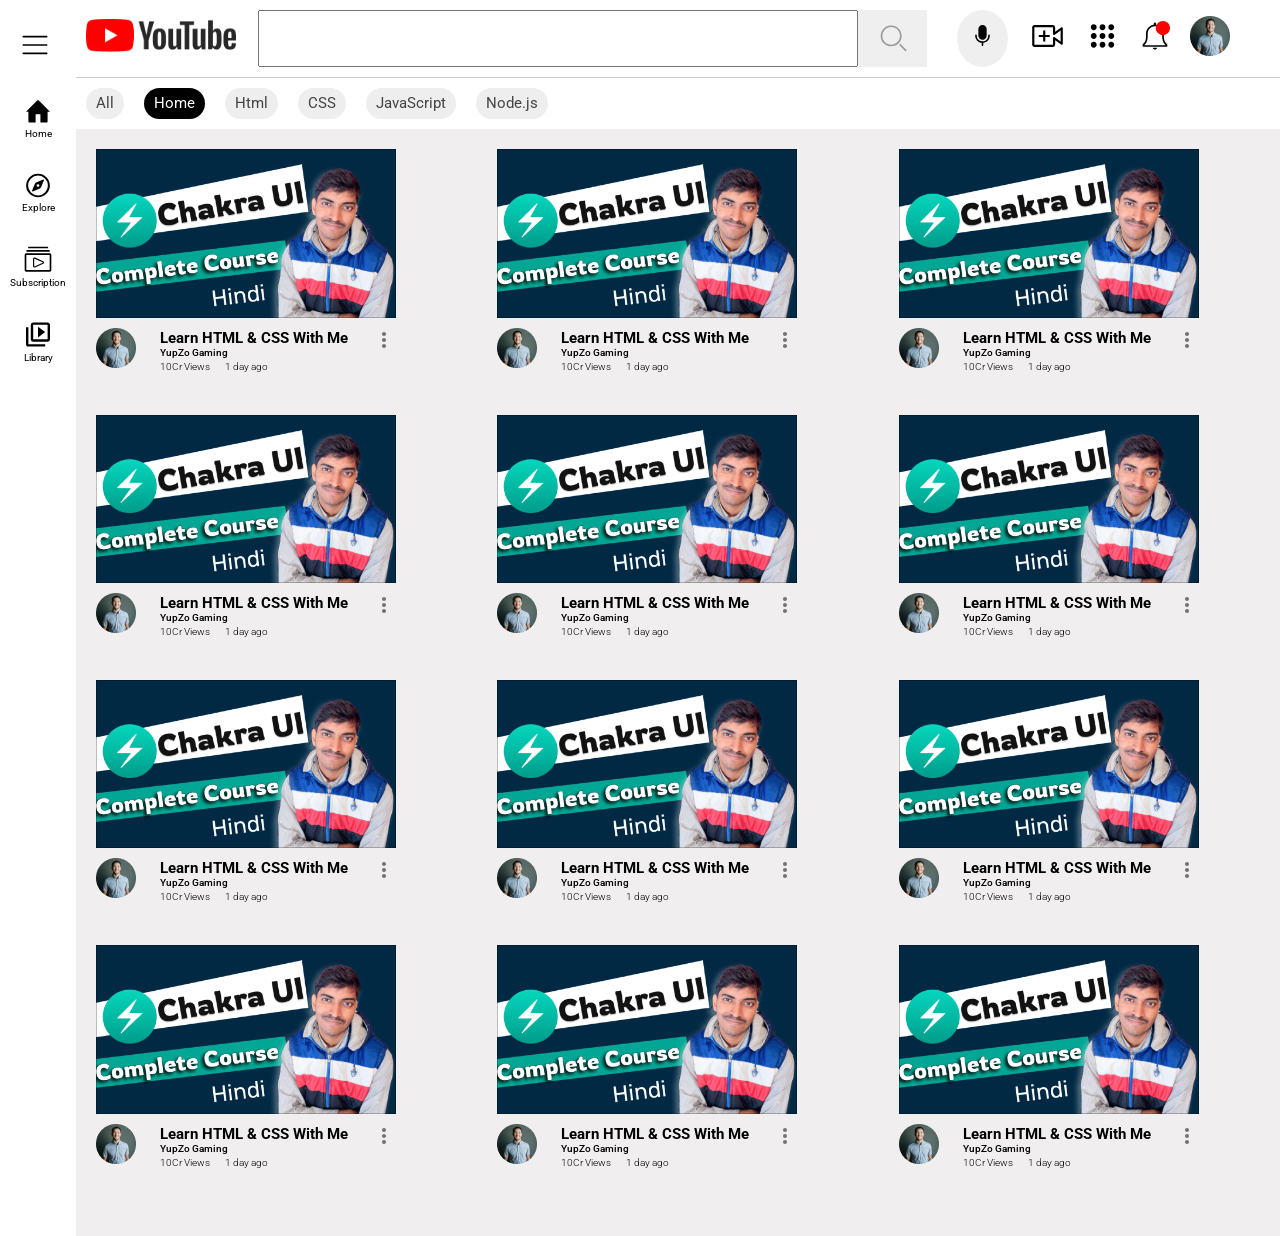
<file: youtube-demo/index.html>
<!DOCTYPE html>
<html lang="en">
<head>
  <meta charset="UTF-8">
  <meta name="viewport" content="width=device-width, initial-scale=1.0">
  <title>YouTube</title>
  <link rel="stylesheet" href="style.css">
  <link rel="stylesheet" href="https://fonts.googleapis.com/css2?family=Material+Symbols+Outlined:opsz,wght,FILL,GRAD@20..48,100..700,0..1,-50..200&icon_names=music_note_2" />
</head>
<body>
<!-- start main container to contain all sections and sub-containers -->
  <div class="container">
    <!--  aside Structure -->
    <aside>
      <!-- D for bar icon -->
      <div class="bars">
        <img src="icon/bars.svg" alt="">
      </div>
      <!-- Close D for bar icon -->
      <!-- create Div for each icon a store all data in that div per icon.-->
      <div class="side-icon">
        <i>
          <img src="icon/home.svg" alt="">
        </i>
        <p>Home</p>
      </div>

      <div class="side-icon">
        <i>
          <img src="icon/compass.svg" alt="">
        </i>
        <p>Explore</p>
      </div>

      <div class="side-icon">
        <i>
          <img src="icon/video-gallary.svg" alt="">
        </i>
        <p>Subscription</p>
      </div>

      <div class="side-icon">
        <i>
          <img src="icon/video-library.svg" alt="">
        </i>
        <p>Library</p>
      </div>
<!--icon section close  -->
    </aside>
<!-- end aside section -->
<!-- main  all rightside content -->
    <div class="main-continer">
      <!-- header section for navbar and heading section -->
      <header>
        <!-- nav section start -->
        <nav>
          <!-- logo section -->
          <div class="logo">
            <img src="images/youtube-logo.png" alt="">
          </div>
          <!-- end logo section  -->
          <!-- start Center-nav -->
          <div class="center-nav">
            <!-- containers for search and mic section -->
            <!-- start of search section -->
            <div class="search">
              <input type="text">
              <button>
                <img src="icon/search.svg" alt="">
              </button>
            </div>
            <!-- end search section -->
            <!-- start mic -->
            <div class="mic">
              <img src="icon/mic.svg" alt="">
            </div>
            <!-- end mic -->
          </div>
          <!--  end  center-nav -->
          <!-- end side-nav -->
          <div class="side-nav">
            
            <i>
              <img src="icon/video-add.svg" alt="">
            </i>
            
            <i>
              <img src="icon/dot-grid.svg" alt="">
            </i>
            
            <i>
              <img src="icon/bell.svg" alt="">
            </i>
            
            <i>
              <img src="images/avatar.png" alt="">
            </i>
            
          </div>
          <!-- end of side-nav -->
        </nav>
        <!--end nav section  -->
        <div class="tags">
          <div class="light tag">All</div>
          <div class="dark tag">Home</div>
          <div class="light tag">Html</div>
          <div class="light tag">CSS</div>
          <div class="light tag">JavaScript</div>
          <div class="light tag">Node.js</div>
        </div>
      </header>
      <!-- This section use for main section. -->
      <main>
        <div class="card-container">
          
          <div class="card">
            <img src="images/thumbnail.png" alt="">
            <div class="avater-content">
              <div class="avater">
                <img src="images/avatar.png" alt="">
              </div>
              <div class="content">
              <h2>Learn HTML & CSS With Me</h2>
              <p class="channel">YupZo Gaming</p>
              <div class="channel-status">
                <p>10Cr Views</p>
                <p>1 day ago</p>
              </div>
            </div>
            <div class="dot">
                <img src="icon/dots.svg" alt="">
              </div>
            </div>
          </div>

           <div class="card">
            <img src="images/thumbnail.png" alt="">
            <div class="avater-content">
              <div class="avater">
                <img src="images/avatar.png" alt="">
              </div>
              <div class="content">
              <h2>Learn HTML & CSS With Me</h2>
              <p class="channel">YupZo Gaming</p>
              <div class="channel-status">
                <p>10Cr Views</p>
                <p>1 day ago</p>
              </div>
            </div>
            <div class="dot">
                <img src="icon/dots.svg" alt="">
              </div>
            </div>
          </div>

           <div class="card">
            <img src="images/thumbnail.png" alt="">
            <div class="avater-content">
              <div class="avater">
                <img src="images/avatar.png" alt="">
              </div>
              <div class="content">
              <h2>Learn HTML & CSS With Me</h2>
              <p class="channel">YupZo Gaming</p>
              <div class="channel-status">
                <p>10Cr Views</p>
                <p>1 day ago</p>
              </div>
            </div>
            <div class="dot">
                <img src="icon/dots.svg" alt="">
              </div>
            </div>
          </div>

           <div class="card">
            <img src="images/thumbnail.png" alt="">
            <div class="avater-content">
              <div class="avater">
                <img src="images/avatar.png" alt="">
              </div>
              <div class="content">
              <h2>Learn HTML & CSS With Me</h2>
              <p class="channel">YupZo Gaming</p>
              <div class="channel-status">
                <p>10Cr Views</p>
                <p>1 day ago</p>
              </div>
            </div>
            <div class="dot">
                <img src="icon/dots.svg" alt="">
              </div>
            </div>
          </div>

           <div class="card">
            <img src="images/thumbnail.png" alt="">
            <div class="avater-content">
              <div class="avater">
                <img src="images/avatar.png" alt="">
              </div>
              <div class="content">
              <h2>Learn HTML & CSS With Me</h2>
              <p class="channel">YupZo Gaming</p>
              <div class="channel-status">
                <p>10Cr Views</p>
                <p>1 day ago</p>
              </div>
            </div>
            <div class="dot">
                <img src="icon/dots.svg" alt="">
              </div>
            </div>
          </div>

           <div class="card">
            <img src="images/thumbnail.png" alt="">
            <div class="avater-content">
              <div class="avater">
                <img src="images/avatar.png" alt="">
              </div>
              <div class="content">
              <h2>Learn HTML & CSS With Me</h2>
              <p class="channel">YupZo Gaming</p>
              <div class="channel-status">
                <p>10Cr Views</p>
                <p>1 day ago</p>
              </div>
            </div>
            <div class="dot">
                <img src="icon/dots.svg" alt="">
              </div>
            </div>
          </div>

           <div class="card">
            <img src="images/thumbnail.png" alt="">
            <div class="avater-content">
              <div class="avater">
                <img src="images/avatar.png" alt="">
              </div>
              <div class="content">
              <h2>Learn HTML & CSS With Me</h2>
              <p class="channel">YupZo Gaming</p>
              <div class="channel-status">
                <p>10Cr Views</p>
                <p>1 day ago</p>
              </div>
            </div>
            <div class="dot">
                <img src="icon/dots.svg" alt="">
              </div>
            </div>
          </div>

           <div class="card">
            <img src="images/thumbnail.png" alt="">
            <div class="avater-content">
              <div class="avater">
                <img src="images/avatar.png" alt="">
              </div>
              <div class="content">
              <h2>Learn HTML & CSS With Me</h2>
              <p class="channel">YupZo Gaming</p>
              <div class="channel-status">
                <p>10Cr Views</p>
                <p>1 day ago</p>
              </div>
            </div>
            <div class="dot">
                <img src="icon/dots.svg" alt="">
              </div>
            </div>
          </div>

           <div class="card">
            <img src="images/thumbnail.png" alt="">
            <div class="avater-content">
              <div class="avater">
                <img src="images/avatar.png" alt="">
              </div>
              <div class="content">
              <h2>Learn HTML & CSS With Me</h2>
              <p class="channel">YupZo Gaming</p>
              <div class="channel-status">
                <p>10Cr Views</p>
                <p>1 day ago</p>
              </div>
            </div>
            <div class="dot">
                <img src="icon/dots.svg" alt="">
              </div>
            </div>
          </div>

           <div class="card">
            <img src="images/thumbnail.png" alt="">
            <div class="avater-content">
              <div class="avater">
                <img src="images/avatar.png" alt="">
              </div>
              <div class="content">
              <h2>Learn HTML & CSS With Me</h2>
              <p class="channel">YupZo Gaming</p>
              <div class="channel-status">
                <p>10Cr Views</p>
                <p>1 day ago</p>
              </div>
            </div>
            <div class="dot">
                <img src="icon/dots.svg" alt="">
              </div>
            </div>
          </div>

           <div class="card">
            <img src="images/thumbnail.png" alt="">
            <div class="avater-content">
              <div class="avater">
                <img src="images/avatar.png" alt="">
              </div>
              <div class="content">
              <h2>Learn HTML & CSS With Me</h2>
              <p class="channel">YupZo Gaming</p>
              <div class="channel-status">
                <p>10Cr Views</p>
                <p>1 day ago</p>
              </div>
            </div>
            <div class="dot">
                <img src="icon/dots.svg" alt="">
              </div>
            </div>
          </div>

           <div class="card">
            <img src="images/thumbnail.png" alt="">
            <div class="avater-content">
              <div class="avater">
                <img src="images/avatar.png" alt="">
              </div>
              <div class="content">
              <h2>Learn HTML & CSS With Me</h2>
              <p class="channel">YupZo Gaming</p>
              <div class="channel-status">
                <p>10Cr Views</p>
                <p>1 day ago</p>
              </div>
            </div>
            <div class="dot">
                <img src="icon/dots.svg" alt="">
              </div>
            </div>
          </div>
            
 
          
        </div>
      </main>
    </div>
<!-- end af all rightside content -->
  </div>
<!-- end of all container -->
</body>
</html>
</file>
<file: HTMLandCSS only/style.css>
*{
  margin: 0;
  padding: 0;
}
.main{
  width: 100%;
  background: linear-gradient(to top,rgba(0,0,0,0.5)50%,rgba(0,0,0,0.5)50%),url(1.jpg);
  background-position: center;
  background-size: cover;
  height: 109vh;
}

.navbar{
  width: 1200px;
  height: 75px;
  margin: auto;
}

.icon{
  width:  200px;
  float: left;
  height: 70px;
}
.logo{
  color: #ff7200;
  font-size: 35px;
  font-family: Arial;
  padding-left: 20px;
  float: left;
  padding-top: 10px;
}

.menu{
  width: 400px;
  float: left;
  height: 70px;
}
ul{
  float: left;
  display: flex;
  justify-content: center;
  align-items: center;
}

ul li{
  list-style: none;
  margin-left: 62px;
  margin-top: 27px;
  font-size: 14px;
}

ul li a{
  text-decoration: none;
  color: #fff;
  font-family: Arial;
  font-weight: bold;
  transition: 0.4s ease-in-out;
}

ul li a:hover{
  color: #ff7200;
}

.search{
  width: 330pX;
  float: left;
  margin-left: 270px;
}
.srch{
  font-family: 'Times New Roman';
  width: 200px;
  height: 40px;
  background: transparent;
  border: 1px solid #ff7200;
  margin-top: 13px;
  color: #fff;
  border-right: none;
  font-size: 16px;
  float: left;
  padding: 10px;
  border-bottom-left-radius: 5px;
  border-top-left-radius: 5px;
}

.btn{
  width: 100px;
  height: 40px;
  background: #ff7200;
  border: 2px solid #ff7200;
  margin-top: 13px;
  color: #fff;
  font-size: 15px;
  border-bottom-right-radius: 5px;
  border-bottom-right-radius: 5px;
}
.btn:focus{
  outline: none;

}
.srch:focus{
  outline: none;
}

.content{
  width: 1200px;
  height: auto;
  margin: auto;
  color:#fff;
  position: relative;
}

.content .par{
  padding-left: 20px;
  padding-bottom: 25px;
  font-family: Arial;
  letter-spacing: 1.2px;
  line-height: 30px;
}

.content h1{
  font-family: 'Times New Roman';
  font-size: 50px;
  padding-left: 20px;
  margin-top: 9%;
  letter-spacing: 2px;
}

.content .cn{
  width: 160px;
  height: 40px;
  background: #ff7200;
  border: none;
  margin-bottom: 10px;
  margin-left: 20px;
  font-size: 18px;
  cursor: pointer;
  transition: .4s ease;

}
.content .cn a{
  text-decoration: none;
  color: #000;
  transition: .3s ease;
}

.cn:hover{
  background-color: #fff;
}
.content span{
  color: #ff7200;
  font-size: 60px;
}

.form{
  width: 250px;
  height: 380px;
  background: linear-gradient(to top,rgba(0,0,0,0.8)50%,rgba(0,0,0,0.8)50%);
  position: absolute;
  top: 20px;
  left: 870px;
  border-radius: 10px;
  padding: 25px;
}

.form h2{
  width: 220px;
  font-family: sans-serif;
  text-align: center;
  color: #ff7200;
  font-size: 22px;
  background-color: #fff;
  border-radius: 10px;
  margin: 2px;
  padding: 8px;
}

.form input{
  width: 240px;
  height: 35px;
  background: transparent;
  border-bottom: 1px solid #ff7200;
  border-top: none;
  border-right: none;
  border-left: none;
  color: #fff;
  font-size: 15px;
  letter-spacing: 1px;
  margin-top: 30px;
  font-family: sans-serif;
}

.form input:focus{
  outline: none;
}

::placeholder{
  color: #fff;
  font-family: Arial;
}

.btnn{
  width: 240px;
  height: 40px;
  background: #ff7200;
  border: none;
  margin-top: 30px;
  font-size: 18px;
  border-radius: 10px;
  cursor: pointer;
  color: #fff;
  transition: 0.4s ease;
}

.btnn:hover{
  background: #fff;
  color: #ff7200;
}

.btnn a{
  text-decoration: none;
  color: #000;
  font-weight: bold;

}
.form .link{
  font-family: Arial, Helvetica, sans-serif;
  font-size: 17px;
  padding-top: 20px;
  text-align: center;
}

.form .link a{
  text-decoration: none;
  color: #ff7200;
}

.liw{
  padding-top: 15px;
  padding-bottom: 10px;
  text-align: center;
}
</file>
<file: JavaScript-documentation/style.css>
@import url("https://fonts.googleapis.com/css2?family=Roboto:ital,wght@0,100;0,300;0,500;0,700;0,900;1,100;1,300;1,400;1,500;1,700;1,900&display=swap");
*{
  margin: 0;
  padding: 0;
  box-sizing: border-box;
}
html,body{
  font-family: "Roboto", sans-serif;
  font-weight: 300;
  line-height: 1.4;
  scroll-behavior: smooth;

}
a{
  text-decoration: none;
  color: black;
}
body{
  display: flex;
  gap: 50px;
}
header{
  border: 1px solid black;
  height: 210vh;
}
nav h1{
  font-size: 25px;
  font-weight: 500;
  padding: 15px;
  border-bottom: 1px solid black;
  padding-top: 20px;
}
nav ul{
  display: flex;
  flex-direction: column;
  gap: 20px;
  border: 0.5px solid black;
}
nav ul li{
  list-style-type: none;
  padding: 10px;
  font-size: 17px;
  font-weight: 400;
  border-bottom: 1px solid black;
}
/* main section */
main{
  display: flex;
  flex-direction: column;
  gap: 50px;
  padding: 15px;
  padding-top: 20px;
}
main h2{
  font-size: 25px;
  font-weight: 500;
}
section{
  display: flex;
  flex-direction: column;
  gap: 20px;
}
article {
  display: flex;
  flex-direction: column;
  gap: 20px;
  font-size: 14px;
  font-weight: 400;
}
main ul {
  padding-left: 30px;
}
main ul li {
  padding-left: 10px;
  padding: 10px;
}
section code{
  white-space: pre-line;
  line-height: 2;
  margin: 10px;
  padding: 40px;
  background-color: #ccc;
  border-radius: 10px;
}
@media (max-width:786px){
  body{
    flex-direction: column;

  }
  header{
    height: 200px;
    overflow: hidden;
    overflow-y: scroll;
  }
}
</file>
<file: job-Application/style.css>
*{
  margin: 0;
  padding: 0;
  box-sizing: border-box;
}
body{
  background-color: #ccc;
}
.container{
  max-width: 900px;
  margin: 0 auto;
}
.applay-box{ 
  max-width: 600px;
  padding: 20px;
  margin: 0 auto;
  margin-top: 50px;
  box-shadow: 4px 3px 5px rgba(1,1,1,0.1);
  background-color: white;
  border-radius: 4px;
}
.small-text{
  font-size: 20px;
}
.form-container{
  margin-top: 20px;
  display: grid;
  grid-template-columns: repeat(autofit,minmax(200px,1fr));
  gap: 20px;
}
.form-control{
  display: flex;
  flex-direction: column;
}
label{
  font-size: 15px;
  margin-bottom: 5px;
}
input,
select,
textarea{
  margin: 6px 4px;
  border: 2px solid gray;
  font-size: 15px;
  border-radius: 4px;
  line-height: 35px;
  padding: 2px;
}
input:focus{
  outline-color: black;

}
select:focus{
  outline-color: black;
}
.button-container{
  display: flex;
  justify-content: flex-end;
  margin-top: 20PX;
}
button{
  background-color: tomato;
  color: white;
  margin: 10px 20px;
  font-size: 20px;
  border: transparent solid 2px;
  transition: 0.3s ease-in;
  border-radius: 8px;
  padding: 10px;
}
button:hover{
  background-color: black;
  border: 2px solid red;
  color: white;
  transition: 0.3s ease-out;
  cursor: pointer;
}
.textarea-control {
  grid-column: 1 / span 2;
}
.textarea-control textarea{
  width: 100%;
}
@media (max-width: 460px) {
  .textarea_control {
    grid-column: 1 / span 1;
  }
} ;
</file>
<file: music_application/style.css>
@import url("https://fonts.googleapis.com/css2?family=Roboto:ital,wght@0,100;0,300;0,400;0,500;0,700;0,900;1,100;1,300;1,400;1,500;1,700;1,900&display=swap");
:root {
  --purple500: #281154;
  --purple300: #270082;
  --purple600: #1b0058;
  --red600: #dc0000;
  --body: #f9f6ff;
  --max-width: 1200px;
}

*{
  margin: 0;
  padding: 0;
  box-sizing: border-box;
}
html,body{
  line-height: 1.4;
  font-weight: 300;
  font-family: "Roboto", sans-serif ;
}
header{
  background-color: var(--purple600);
  color: white;
  position: sticky;
  top: 0;
  z-index: 1000;
}
.container{
  max-width: 1400px;
  margin: 0 auto;
  display: flex;
  justify-content: space-between;
  align-items: center;
  padding: 15px 20px;
}
.container .logo{
  font-size: 30px;
  font-weight: 600;
}
.container ul{
  list-style-type: none;
  display: flex;
  gap: 20px;
}
.container ul li{
 border-bottom: 2px solid transparent;
 transition: 0.2s ease-in;
}
.container ul li :hover{
border-bottom: 2px solid white;
transition: 0.2s ease-ins;
}
.container a{
  text-decoration: none;
  color: white;
  font-size: 18px;
  font-weight: 400;
}
.hero{
  background-image: url(images/hero_image\ \(1\).png);
  background-position: center;
  background-repeat: no-repeat;
  background-size: cover;
  height: 100vh;
}
.hero .container{
  color: white;
  display: flex;
  flex-direction: column;
  gap: 30px;
  justify-content: center;
  align-items: center;
  text-align: center;
  padding: 250px;
  max-width: 1200px;
}
.container h1{
  font-size: 60px;
}
.container h4{
  font-size: 20px;
  font-weight: 400;
}
@media (max-width:680px) {
  .container ul{
    display: none;
  }
  .hero.container {
    max-width: 100%;
    
  }
}

/*  */  
/* music section */
/*  */
.music-section{
  background-color: var(--purple500);
}
.music-section .container{
  flex-direction: column;
  justify-content: center;
  align-items: center;
  max-width: 1000px;
  gap: 50px;
  padding-top: 50px;
  color: white  ;
}
.music-section h2{
 font-size: 40px;
 align-items: center;
}
.music-section h4{
 font-size: 25px;
 font-weight: 500;
}
.music-section h5{
 font-size: 18px;
 font-weight: 500;
}
.primary-btn{
  background-color: red;
  padding: 15px 20px;
  border-radius: 3px;
}

.music-section img{
 position: relative;
 top: 400px;
 margin-top: -400px;
}
/*  */
.about_music {
  z-index: 100;
  margin-top: 450px;
  
}
.about_music .container{
  max-width: 1200px;
  display: flex;
  flex-direction: column;
  gap: 50px;
  text-align: center;
}
.secondary-btn{
  background-color: var(--purple300);
  color: white;
  padding: 15px 20px;
  font-size: 15px;
}
.about_music .mac-image{
  position: relative;
  height: 100vh;
}
.video .container{
  display:flex;
  flex-direction: column;
  max-width: 1200px;
  gap: 50px;
  text-align: center;
  padding-top: 250px;
  max-width: 1200px;
}
.video{
  background-image: url(images/video.png);
  background-position: center;
  background-repeat: no-repeat;
  background-size: cover;
  background-attachment: fixed;
  height: 100vh;
  color: white;
}
 .cards{
  gap: 50px;
  margin-top: 50px;
  margin-bottom: 50px;
}
.cards-detail{
 display: flex;
 flex-direction: column;
 gap: 15px;

}
.cards-detail button{
  align-self: flex-start;
}

footer{
  background-color:var(--purple500) ;
  color: white;
}
.data-section .box{
  display: flex;
  flex-direction: column;
}
footer .box h3{
  text-decoration: underline;
  text-align: center;
}
.box{
  gap: 5px;
}
footer  ul {
  display: flex;
  flex-direction: column;
}
.copyright{
  background-color: var(--purple600);
 
  justify-content: center;
  align-items: center;
  font-size: 20px;
  font-weight: 400;
}
button:hover {
  transition: 0.2s ease-in-out;
  opacity: 0.8;
}
</file>
<file: project-1/style.css>
*{
  margin: 0;
  padding: 0;
  box-sizing: border-box;
  
}

body{
  font-family: Arial, Helvetica, sans-serif;
}

.container{
 background-color: #e5e5fd;
 min-height: 100vh;
 border: 10px solid black;
 background-color: antiquewhite;
}

.contant{
  max-width: 900px;
  margin: 0 auto;
  
}
.top-section{
  margin-top: 100px;
  display: flex;
  justify-content: space-between;
  align-items: flex-end;
}

.top-section h1{
  font-size: 50px;
  font-weight: bold;
  color: #1d1e4c;
  font-weight: 180;
}

.top-section h4{
  font-size: 30px;
  text-align: end;
}
.about-section{
  margin-top: 50px;
}
.about-heading{
  font-size: 80px;
  font-weight: 280;
  word-spacing: 4px;
  letter-spacing: 1.2px;

}
.about-section p{
  font-size: 20px;
  font-weight: 30px;
  letter-spacing: 1.2px;
  text-align: justify;
}
.biography_section{
  margin: 50px 0;
}
.biography_section h3{
  margin-bottom: 20px;
}
.biography_section ul{
  margin-left: 50px;
}
.biography_section li{
  margin-bottom: 15px;
}
footer{
  margin: 50px 0;
}
footer p{
  text-align: end;
}
</file>
<file: Restaurants Website/style.css>
@import url('https://fonts.googleapis.com/css2?family=Bitcount+Prop+Double:wght@100..900&family=Outfit:wght@100..900&family=Poppins:ital,wght@0,100;0,200;0,300;0,400;0,500;0,600;0,700;0,800;0,900;1,100;1,200;1,300;1,400;1,500;1,600;1,700;1,800;1,900&family=Prata&family=Roboto+Mono:ital,wght@0,100..700;1,100..700&display=swap');
*{
  margin: 0;
  padding: 0;
  box-sizing: border-box;
}
html,body{
  font-family: "Prata", serif;;
}

nav {
  box-shadow: 5px 5px 5px rgba(1,1,1,0.05);
  background-color: white;
  padding: 10px;
  position: static;
  top: 0;
  margin-bottom: 30px;
  z-index: 20px;
}
.navbar-section{ 
  margin: 20px;
  display: flex;
  justify-content: space-between;
}


.bar-icon{
  font-size: 30px;
  color: black;
  margin-top: 25px;

}
.bar-icon i{
  align-items: center;
  justify-content: center;
}


.hero-sec{
  display: flex;
  gap: 100px;
  justify-content: center;
  align-items: center;
}
.hero-content{
  display: flex;
  flex-direction: column;
  gap: 20px;
}
.tag{
  padding: 10px 15px;
  background-color: #149f39;
  color: white;
  align-self: flex-start;
}
.hero-heading{
  padding: 10px 0px;
}
.hero-heading h1{
  font-size: 70px;
  font-weight: 500;
}
.hero-desc{
  padding: 10px 15px;
}
.hero-desc p{
  font-size: 15px;
  font-weight: 800;
}
.explore_btn{
  padding: 10px 15px;
  background: #ffc066;
  align-self: flex-start;
}
/* features */
.features{
 display: flex;
 justify-content: center;
 align-items: center;
 max-width: 1000px;
 margin: 0 auto;
 margin-top: 100px;
 margin-bottom: 30px;
}
.feature{
  display: flex;
  gap: 20px;
  padding: 20px;
}
.feature img{
  width: 72px;
}
.feature h3{
  font-weight: 500;
  font-size: 20px;
}
.feature .feature_content{
  font-size: 15px;
  font-weight: 200;
}
.feature:hover{
  transition: 0.2s ease-in-out;
  box-shadow: 5px 5px 5px rgba(1,1,1,0.05);
}
.divider{
  border: 2px solid #ccc;
  margin: 20px 1px;
}
.menu{
  display: flex;
  flex-direction: column;
  gap: 50px;
  align-items: center;
  justify-content: center;
  margin-top: 30px;
}
.tag{
  align-self: center;
}
.grid-image {
  border-radius: 10px;
  transition: 0.2s ease-in-out;
  width: 100%;
  height: 100%;
}
.grid-image:hover {
  transform: scale(1.05);
  transition: 0.2s ease-in-out;
}
.grid{
  display: grid;
  gap: 10px;
  grid-template-areas: 
    "I1 I1 I2 I3"
    "I1 I1 I2 I7"
    "I4 I5 I6 I7";

}
.item1{
  grid-area: I1;
}
.item2{
  grid-area: I2;
}
.item3{
  grid-area: I3;
}
.item4{
  grid-area: I4;
}
.item5{
  grid-area: I5;
}
.item6{
  grid-area: I6;
}
.item7{
  grid-area: I7;
} 
/* Footer */
footer {
  background-color: #fff0db;
  margin-top: 100px;
}
.link_lists h3 {
  margin-bottom: 10px;
  color: gray;
}
.link_lists ul {
  list-style: none;
}
.link_lists ul li {
  font-size: 16px;
  margin-bottom: 5px;
}
.news_letter h3 {
  margin-bottom: 10px;
  color: gray;
}
.news_letter input {
  padding: 5px 40px;
  margin-bottom: 10px;
}
.footer_container {
  padding: 30px;
  display: flex;
  justify-content: space-between;
}
.icon_container {
  display: flex;
  gap: 15px;
  font-size: 32px;
}
@media (max-width: 786px) {
  .hero {
    flex-direction: column;
  }

  .hero_image {
    display: flex;
    justify-content: center;
  }
  .hero_image img {
    width: 80%;
  }
  .hero_content {
    gap: 10px;

    padding: 0 20px;
  }
  .hero_content h1 {
    font-size: 32px;
  }
  .features {
    flex-direction: column;
  }
  .feature {
    flex-direction: column;
  }
  .grid {
    padding: 10px;
  }
  .grid-image {
    border-radius: 0px;
  }
  .footer_container {
    flex-direction: column;
  }
}
</file>
<file: youtube-demo/style.css>
@import url("https://fonts.googleapis.com/css2?family=Roboto:ital,wght@0,100;0,300;0,500;0,700;0,900;1,100;1,300;1,400;1,500;1,700;1,900&display=swap");
*{
  margin: 0;
  padding: 0;
  box-sizing: border-box;
}
html,body{
  font-family: "Roboto",sans-serif;
  font-weight: 300;
  line-height: 1.4;
  scroll-behavior: smooth;
}
/* aside CSS */
.container{
  display: flex;
}
aside{
  padding: 10px;
  display:flex ;
  flex-direction: column;
  gap: 30px;
}
.side-icon{
  display: flex;
  flex-direction: column;
  align-items: center;
  justify-content: center;
}
.side-icon img{
  width: 30px;
}
.side-icon p{
  font-size: 10px;
  margin-top: -5px;
  font-weight: 400;
}
.bars{
  margin-top: 20px;
}
.bars img{
  margin-left: 10px;
}
/*  */
/* css for mian container */
/*  */
/* header --> nav section */
.main-continer{
  width: 100%;   
}
nav{
  display: flex;
  justify-content: space-between;
  align-items: center;
  padding: 10px;
}
.logo img{
  width: 150px;
  height: auto;
}
.center-nav{
  display: flex;
}
.search{
  display: flex;
}
.search input{
  min-width: 600px;
  padding: 10px 20px;
  border: 0.5 solid #ccc;
}
.search button{
  padding:10px 20px;
  border: none;
}
.mic{
  padding: 13px;
  background: rgb(240, 239, 239);
  border-radius: 50%;
  margin-left: 30px;
}
.mic img{
  width: 25px;
}
.side-nav{
  display: flex;
  justify-content: space-between;
  align-items: center;
  justify-content: center;
  gap: 20px;
  margin-right: 40px;
}
.tags{
  display: flex;
  align-items: center;
  gap: 20px;
  font-size: 15px;
  font-weight: 400;
  border-top: 1.5px solid #ccc;
 padding: 10px;
}
.tags .tag{
  padding: 5px 10px;
  border-radius: 20px;
}
.dark{
  background: black;
  color: white;
}
.light{
  background: rgb(238, 238, 238);
  color: rgb(67, 67, 67);
}
/*  */
/* CSS for main & acrd-container */
/*  */
main{
  height: 123vh;
  background: rgb(240, 238, 238);
}
.card-container{
  display: grid;
  grid-template-columns: repeat(auto-fit,minmax(320px, 1fr));
}
.card{
  max-width: 320px;
  padding: 10px;
  margin: 10px;
  border-radius: 20px;
  display: flex;
  flex-direction: column;
  gap: 10px;
}
.avater-content{
  display: flex;
  justify-content: space-between;
}
.content h2{
  font-size: 15px;
}
.channel{
  font-size: 10px;
  font-weight: 500;
  margin-top: -3px;
}
.channel-status{
  display: flex;
  font-size: 10px;
  gap: 15px;
  font-weight: 300;

}
</file>
